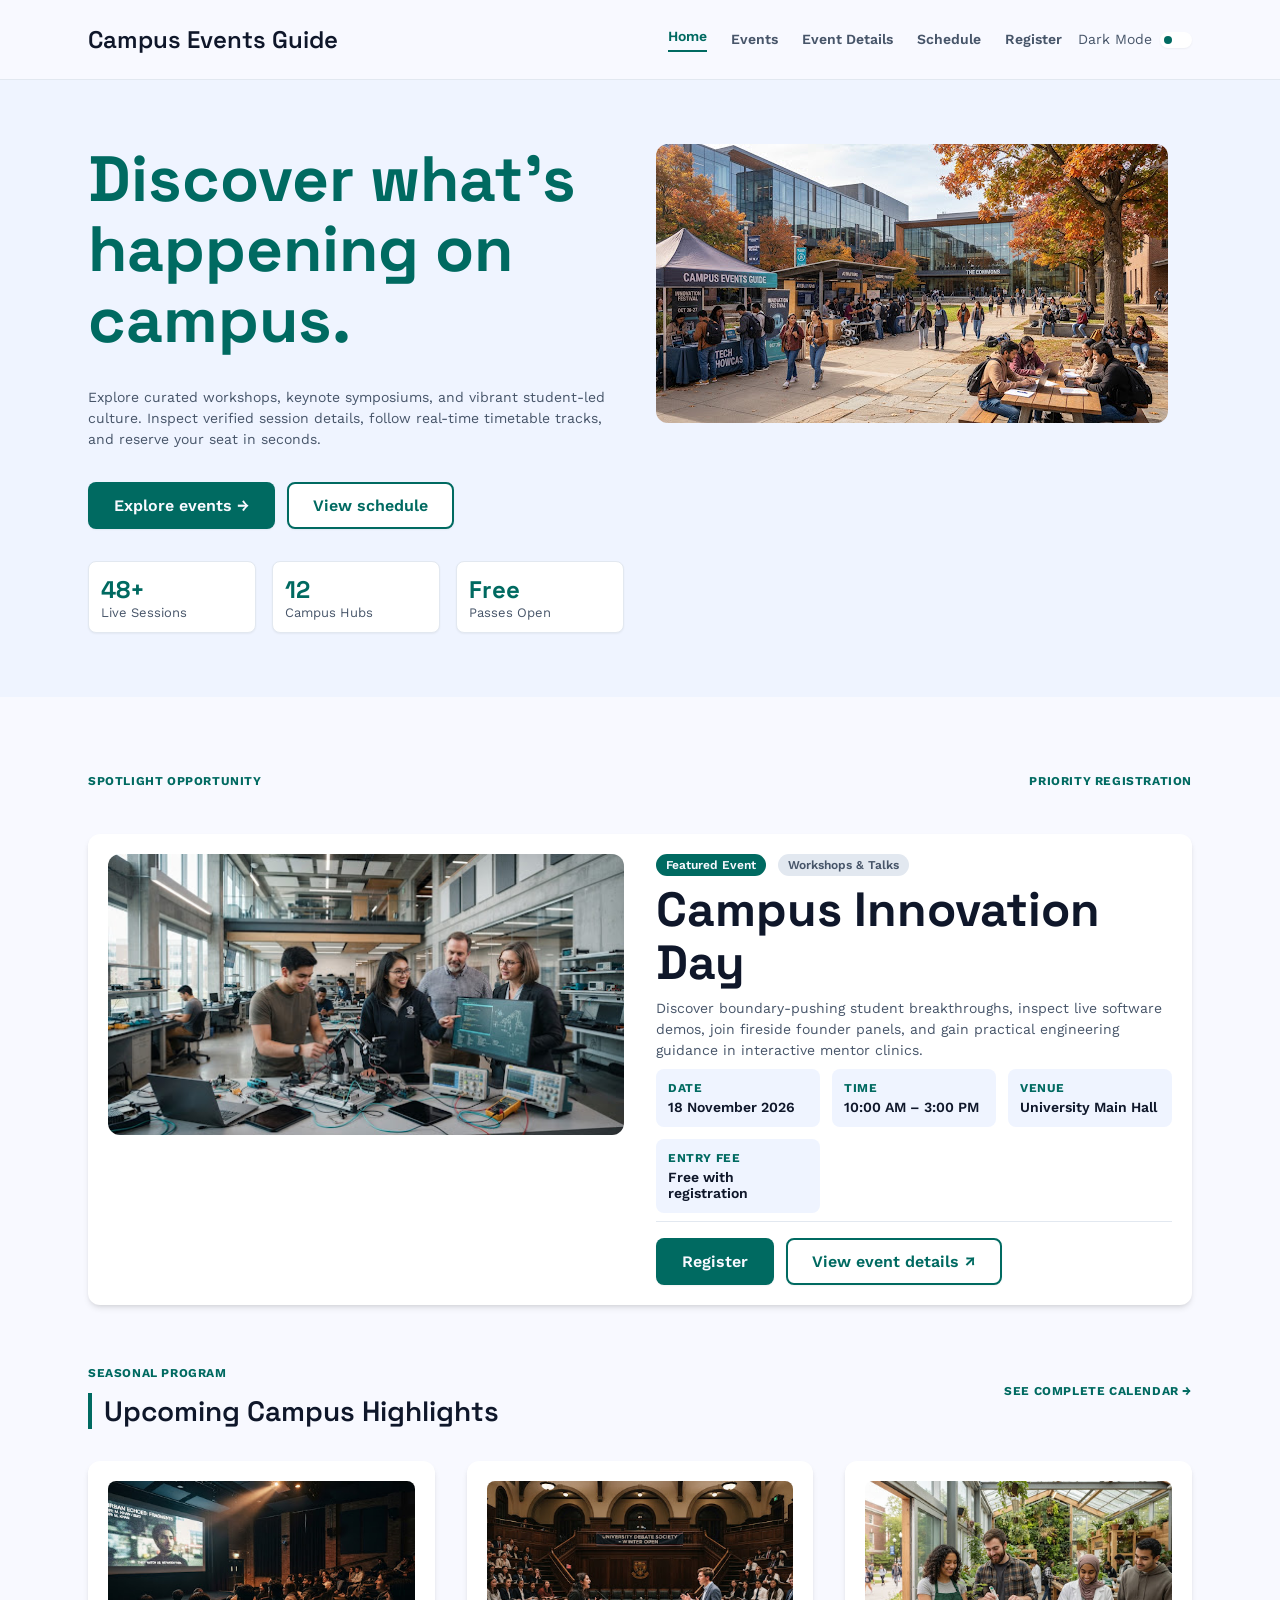
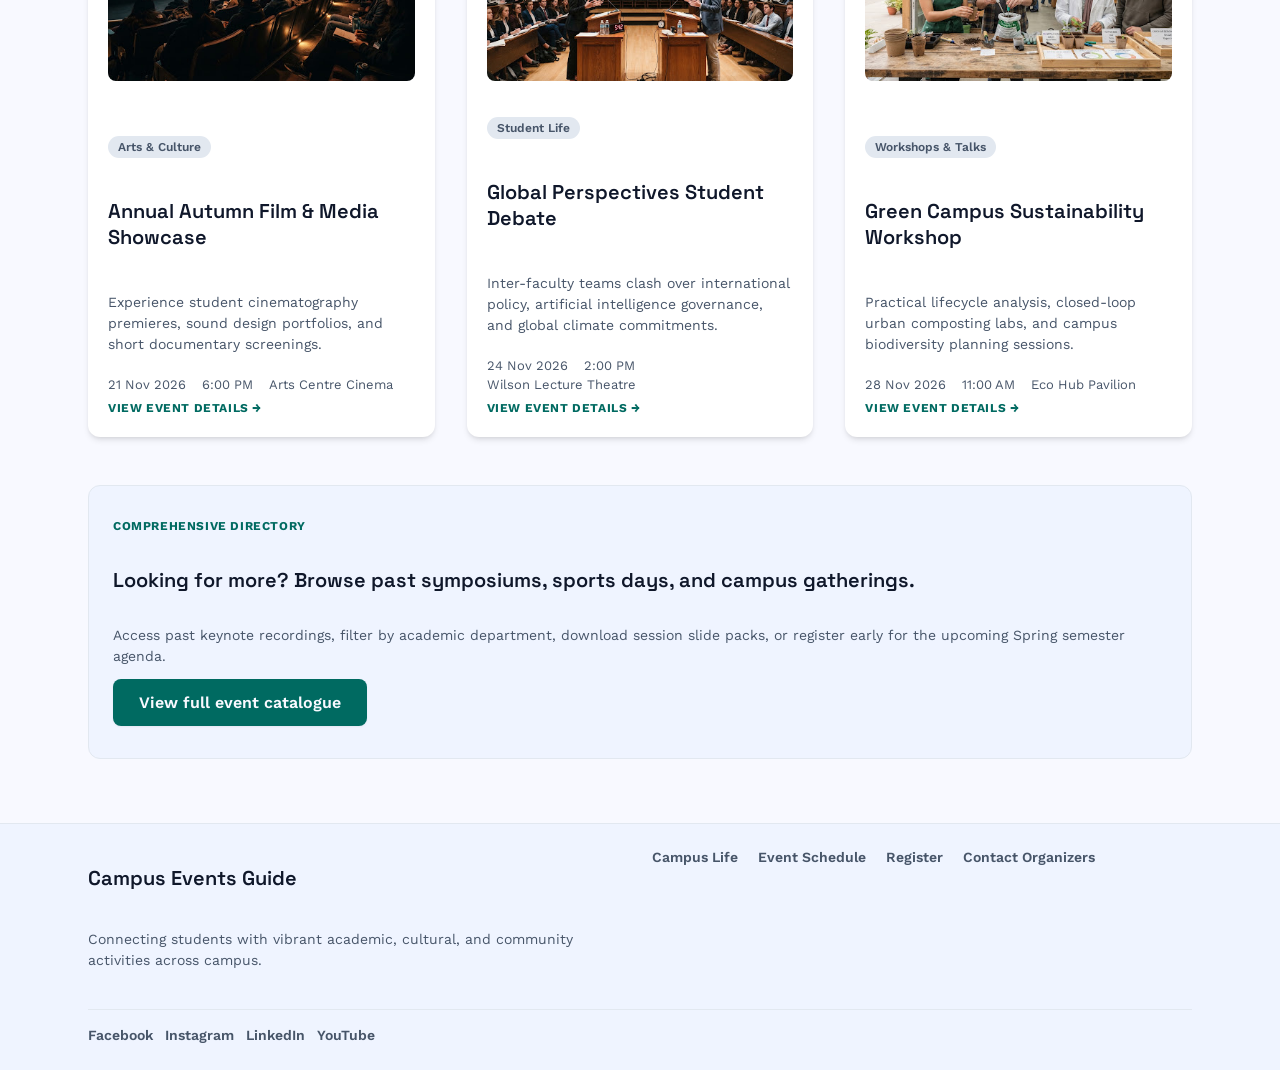
<file: index.html>
<!DOCTYPE html>
<html lang="en">
<head>
  <meta charset="UTF-8">
  <meta name="viewport" content="width=device-width, initial-scale=1.0">
  <title>Campus Events Guide | Home</title>
  <link rel="stylesheet" href="style.css">
  <link rel="preconnect" href="https://fonts.googleapis.com">
  <link rel="preconnect" href="https://fonts.gstatic.com" crossorigin>
  <link href="https://fonts.googleapis.com/css2?family=Space+Grotesk:wght@400;500;600;700&family=Work+Sans:wght@400;500;600;700&display=swap" rel="stylesheet">
</head>
<body>

  <header>
    <a class="title" href="index.html">Campus Events Guide</a>

    <nav aria-label="Main navigation">
      <a class="link active" href="index.html">Home</a>
      <a class="link" href="events.html">Events</a>
      <a class="link" href="event-details.html">Event Details</a>
      <a class="link" href="schedule.html">Schedule</a>
      <a class="link" href="registration.html">Register</a>
    </nav>

    <!-- CSS-only dark mode: style.css reacts to this checkbox with :has() -->
    <label class="subtext" for="dark-mode">Dark Mode <input type="checkbox" id="dark-mode"></label>
  </header>

  <main>

    <!-- Hero -->
    <section class="HeroSection">
      <div class="split split-even">
        <div class="section">
          <h1>Discover what’s happening on campus.</h1>
          <p class="subtext">
            Explore curated workshops, keynote symposiums, and vibrant student-led culture.
            Inspect verified session details, follow real-time timetable tracks, and reserve
            your seat in seconds.
          </p>
          <p class="row">
            <a href="events.html" class="button">Explore events →</a>
            <a href="schedule.html" class="button button-outline">View schedule</a>
          </p>

          <ul class="Stats">
            <li><strong>48+</strong> Live Sessions</li>
            <li><strong>12</strong> Campus Hubs</li>
            <li><strong>Free</strong> Passes Open</li>
          </ul>
        </div>

        <figure>
          <img src="assets/campus-hero.jpg" alt="Students gathering at event booths on a campus plaza in autumn" width="512" height="279">
        </figure>
      </div>
    </section>

    <div class="MainContentGrid">

      <!-- Spotlight / Featured event -->
      <section class="section">
        <div class="row space-between">
          <p id="spotlight-title" class="green-text">Spotlight Opportunity</p>
          <p class="green-text">Priority Registration</p>
        </div>

        <article class="article-card split split-even">
          <figure>
            <img src="assets/innovation-lab.jpg" alt="Students and a mentor working on robotics hardware in a lab" width="512" height="279">
          </figure>

          <div class="section">
            <p class="row">
              <span class="tag tag-green">Featured Event</span>
              <span class="tag">Workshops &amp; Talks</span>
            </p>
            <h2 class="page-title">Campus Innovation Day</h2>
            <p class="subtext">
              Discover boundary-pushing student breakthroughs, inspect live software demos,
              join fireside founder panels, and gain practical engineering guidance in
              interactive mentor clinics.
            </p>

            <dl class="info-grid">
              <div>
                <dt>Date</dt>
                <dd><time datetime="2026-11-18">18 November 2026</time></dd>
              </div>
              <div>
                <dt>Time</dt>
                <dd><time datetime="10:00">10:00 AM</time> – <time datetime="15:00">3:00 PM</time></dd>
              </div>
              <div>
                <dt>Venue</dt>
                <dd>University Main Hall</dd>
              </div>
              <div>
                <dt>Entry Fee</dt>
                <dd>Free with registration</dd>
              </div>
            </dl>

            <hr class="divider">

            <p class="row">
              <a class="button" href="registration.html">Register</a>
              <a class="button button-outline" href="event-details.html">View event details ↗</a>
            </p>
          </div>
        </article>
      </section>

      <!-- Upcoming highlights -->
      <section id="highlights" class="UpcomingSection" aria-labelledby="highlights-title">
        <div class="row space-between">
          <div>
            <p class="green-text">Seasonal Program</p>
            <h2 id="highlights-title" class="section-title">Upcoming Campus Highlights</h2>
          </div>
          <a class="green-text" href="schedule.html">See complete calendar →</a>
        </div>

        <div class="Cardgrid">
          <article class="article-card">
            <figure>
              <img src="assets/film-showcase.jpg" alt="Audience watching a film screening in a dark cinema" width="512" height="279">
            </figure>
            <div>
              <p class="tag">Arts &amp; Culture</p>
            <h3 class="title">Annual Autumn Film &amp; Media Showcase</h3>
            <p class="subtext">Experience student cinematography premieres, sound design portfolios, and short documentary screenings.</p>
            <ul class="meta">
              <li><time datetime="2026-11-21">21 Nov 2026</time></li>
              <li><time datetime="18:00">6:00 PM</time></li>
              <li>Arts Centre Cinema</li>
            </ul>
            <a class="green-text" href="event-details.html">View event details →</a>
            </div>
          </article>

          <article class="article-card">
            <figure>
              <img src="assets/student-debate.jpg" alt="Students debating in a wood-panelled lecture theatre" width="512" height="279">
            </figure>
            <div>
              <p class="tag">Student Life</p>
            <h3 class="title">Global Perspectives Student Debate</h3>
            <p class="subtext">Inter-faculty teams clash over international policy, artificial intelligence governance, and global climate commitments.</p>
            <ul class="meta">
              <li><time datetime="2026-11-24">24 Nov 2026</time></li>
              <li><time datetime="14:00">2:00 PM</time></li>
              <li>Wilson Lecture Theatre</li>
            </ul>
            <a class="green-text" href="event-details.html">View event details →</a>
            </div>
          </article>

          <article class="article-card">
            <figure>
              <img src="assets/sustainability-workshop.jpg" alt="Students potting plants at a greenhouse workshop" width="512" height="279">
            </figure>
            <div>
              <p class="tag">Workshops &amp; Talks</p>
            <h3 class="title">Green Campus Sustainability Workshop</h3>
            <p class="subtext">Practical lifecycle analysis, closed-loop urban composting labs, and campus biodiversity planning sessions.</p>
            <ul class="meta">
              <li><time datetime="2026-11-28">28 Nov 2026</time></li>
              <li><time datetime="11:00">11:00 AM</time></li>
              <li>Eco Hub Pavilion</li>
            </ul>
            <a class="green-text" href="event-details.html">View event details →</a>
            </div>
          </article>
        </div>
      </section>

      <!-- Directory call to action -->
      <section class="tint row space-between" aria-labelledby="directory-title">
        <div class="section">
          <p class="green-text">Comprehensive Directory</p>
          <h2 id="directory-title" class="title">Looking for more? Browse past symposiums, sports days, and campus gatherings.</h2>
          <p class="subtext">
            Access past keynote recordings, filter by academic department, download session
            slide packs, or register early for the upcoming Spring semester agenda.
          </p>
        </div>
        <a class="button" href="events.html">View full event catalogue</a>
      </section>

    </div>
  </main>

  <footer>
    <div class="HorizontalBorder">
      <div class="leftCard">
        <h2 class="title">Campus Events Guide</h2>
        <p class="subtext">Connecting students with vibrant academic, cultural, and community activities across campus.</p>
      </div>

      <div class="rightCard">
        <a class="link" href="events.html">Campus Life</a>
        <a class="link" href="schedule.html">Event Schedule</a>
        <a class="link" href="registration.html">Register</a>
        <a class="link" href="mailto:events@university.edu">Contact Organizers</a>
      </div>
    </div>

    <nav class="row" aria-label="Social media">
      <a class="link" href="https://www.facebook.com" target="_blank" rel="noopener">Facebook</a>
      <a class="link" href="https://www.instagram.com" target="_blank" rel="noopener">Instagram</a>
      <a class="link" href="https://www.linkedin.com" target="_blank" rel="noopener">LinkedIn</a>
      <a class="link" href="https://www.youtube.com" target="_blank" rel="noopener">YouTube</a>
    </nav>
  </footer>

</body>
</html>
</file>
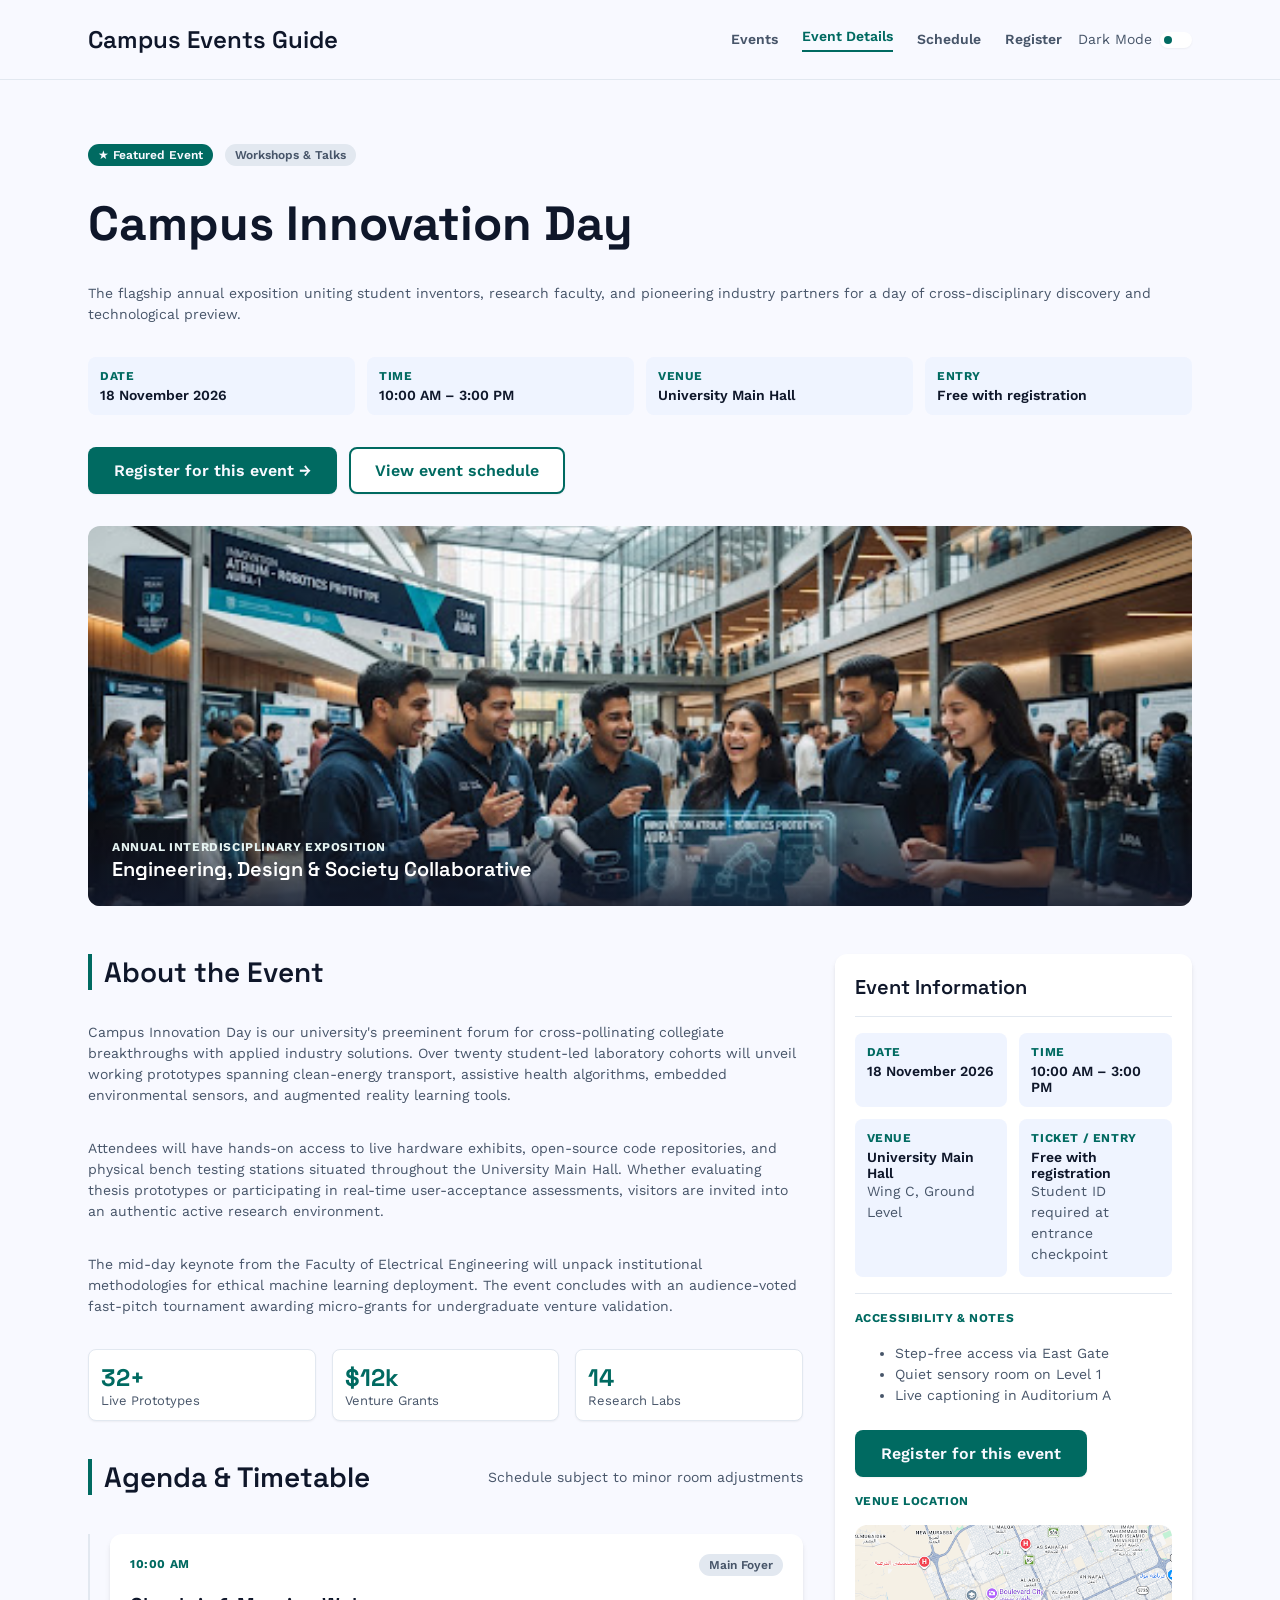
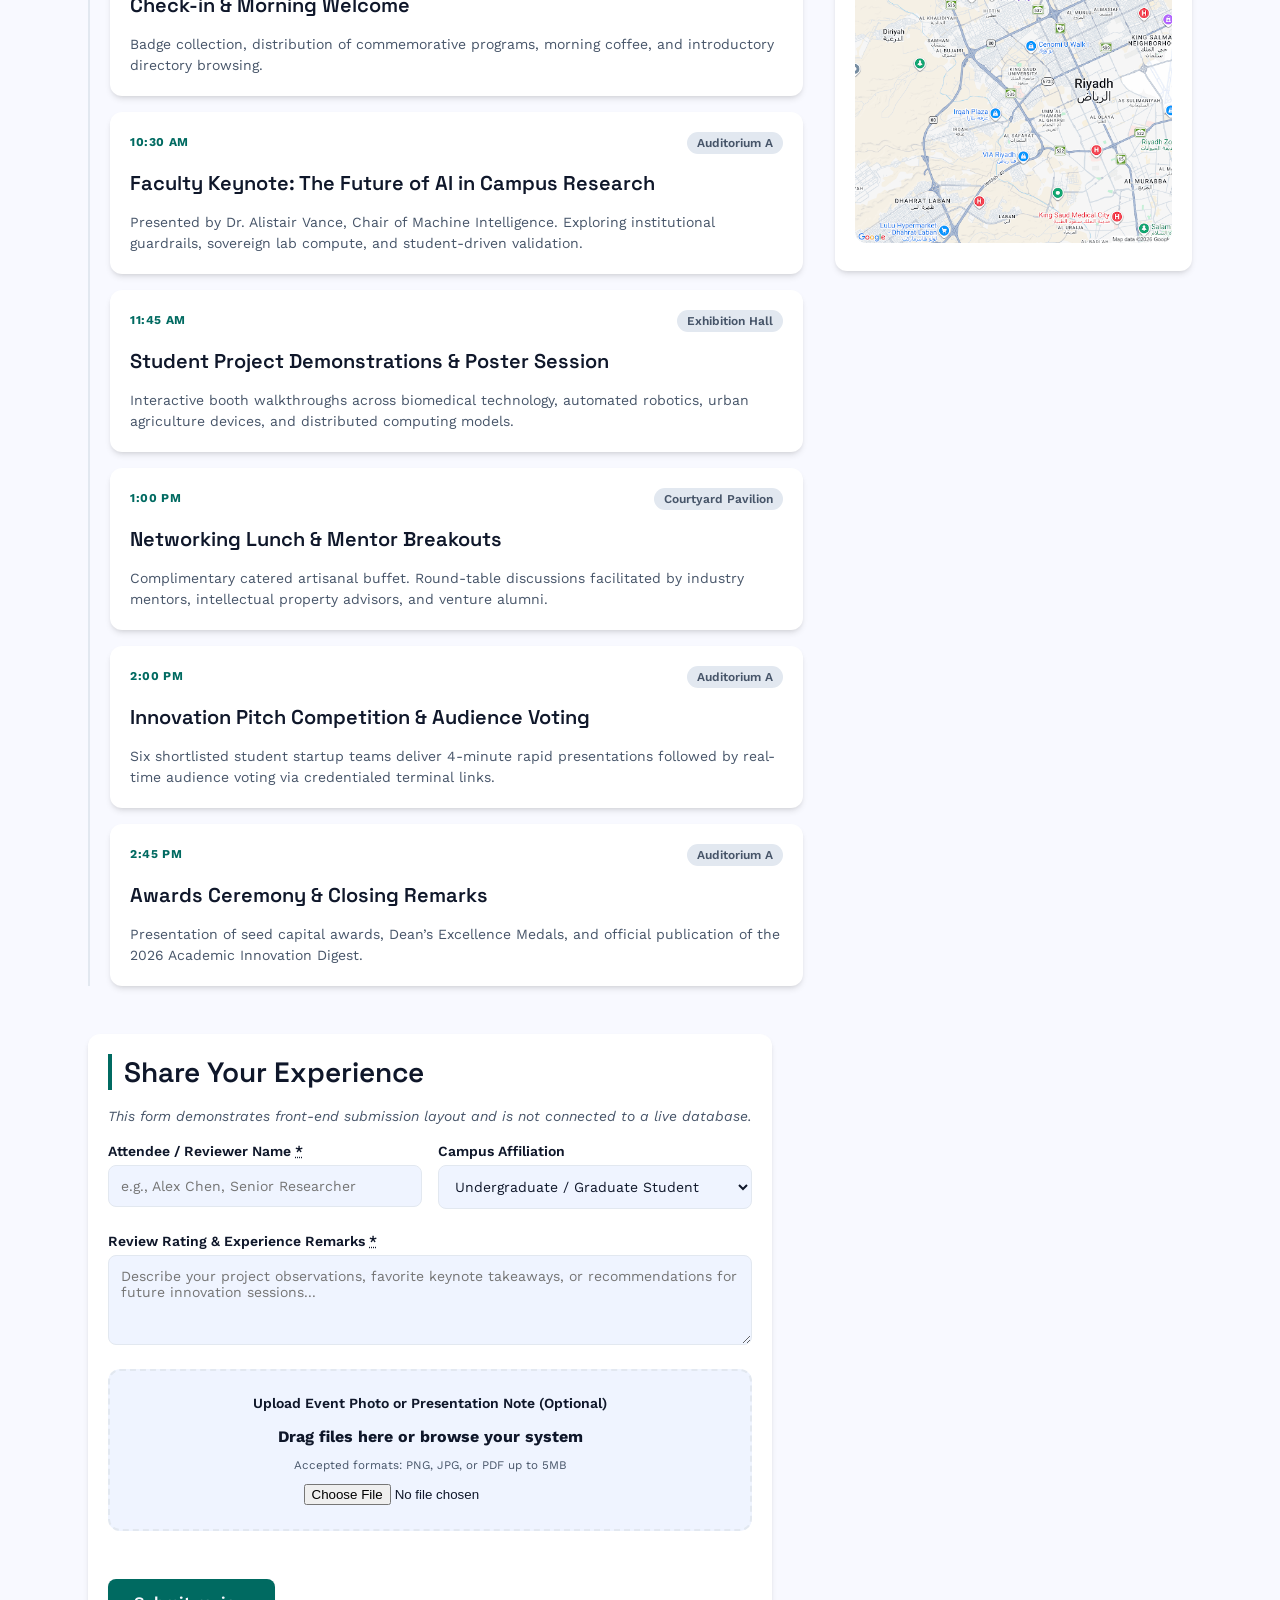
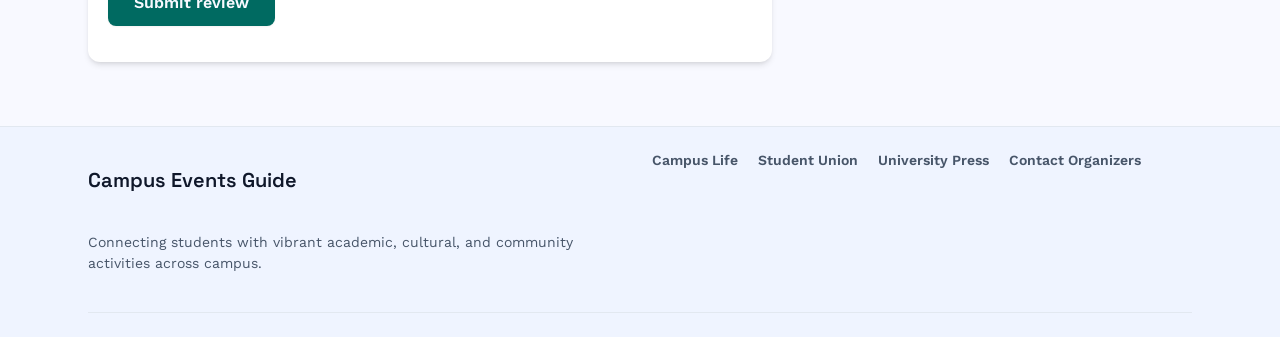
<file: event-detail.html>
<!DOCTYPE html>
<html lang="en">
<head>
  <meta charset="UTF-8">
  <meta name="viewport" content="width=device-width, initial-scale=1.0">
  <title>Campus Innovation Day | Campus Events Guide</title>
  <link rel="stylesheet" href="style.css">
  <link rel="preconnect" href="https://fonts.googleapis.com">
  <link rel="preconnect" href="https://fonts.gstatic.com" crossorigin>
  <link href="https://fonts.googleapis.com/css2?family=Space+Grotesk:wght@400;500;600;700&family=Work+Sans:wght@400;500;600;700&display=swap" rel="stylesheet">
</head>
<body>

  <header>
    <a class="title" href="index.html">Campus Events Guide</a>

    <nav>
      <a class="link" href="events.html">Events</a>
      <a class="link active" href="event-detail.html">Event Details</a>
      <a class="link" href="schedule.html">Schedule</a>
      <a class="link" href="registration.html">Register</a>
    </nav>

    <label class="subtext">Dark Mode <input type="checkbox"></label>
  </header>

  <main class="MainContentGrid">

    <!-- Event intro -->
    <section class="section" aria-labelledby="event-title">
      <p class="row">
        <span class="tag tag-green">★ Featured Event</span>
        <span class="tag">Workshops &amp; Talks</span>
      </p>
      <h1 id="event-title" class="page-title">Campus Innovation Day</h1>
      <p class="subtext">
        The flagship annual exposition uniting student inventors, research faculty, and
        pioneering industry partners for a day of cross-disciplinary discovery and
        technological preview.
      </p>

      <dl class="info-grid">
        <div>
          <dt>Date</dt>
          <dd><time datetime="2026-11-18">18 November 2026</time></dd>
        </div>
        <div>
          <dt>Time</dt>
          <dd><time datetime="10:00">10:00 AM</time> – <time datetime="15:00">3:00 PM</time></dd>
        </div>
        <div>
          <dt>Venue</dt>
          <dd>University Main Hall</dd>
        </div>
        <div>
          <dt>Entry</dt>
          <dd>Free with registration</dd>
        </div>
      </dl>

      <p class="row">
        <a class="button" href="registration.html">Register for this event →</a>
        <a class="button button-outline" href="#agenda">View event schedule</a>
      </p>

      <figure class="banner">
        <img src="images/innovation-day-banner.jpg" alt="Students in matching jackets talking in a busy innovation atrium beside a robotics prototype" width="512" height="279">
        <figcaption>
          <p class="green-text">Annual Interdisciplinary Exposition</p>
          <p class="title">Engineering, Design &amp; Society Collaborative</p>
        </figcaption>
      </figure>
    </section>

    <div class="split">

      <div class="section">
        <!-- About -->
        <section class="section" aria-labelledby="about-title">
          <h2 id="about-title" class="section-title">About the Event</h2>
          <p class="subtext">
            Campus Innovation Day is our university's preeminent forum for cross-pollinating
            collegiate breakthroughs with applied industry solutions. Over twenty student-led
            laboratory cohorts will unveil working prototypes spanning clean-energy transport,
            assistive health algorithms, embedded environmental sensors, and augmented reality
            learning tools.
          </p>
          <p class="subtext">
            Attendees will have hands-on access to live hardware exhibits, open-source code
            repositories, and physical bench testing stations situated throughout the
            University Main Hall. Whether evaluating thesis prototypes or participating in
            real-time user-acceptance assessments, visitors are invited into an authentic
            active research environment.
          </p>
          <p class="subtext">
            The mid-day keynote from the Faculty of Electrical Engineering will unpack
            institutional methodologies for ethical machine learning deployment. The event
            concludes with an audience-voted fast-pitch tournament awarding micro-grants for
            undergraduate venture validation.
          </p>

          <ul class="Stats" aria-label="Event statistics">
            <li><strong>32+</strong> Live Prototypes</li>
            <li><strong>$12k</strong> Venture Grants</li>
            <li><strong>14</strong> Research Labs</li>
          </ul>
        </section>

        <!-- Agenda -->
        <section id="agenda" class="section" aria-labelledby="agenda-title">
          <div class="row space-between">
            <h2 id="agenda-title" class="section-title">Agenda &amp; Timetable</h2>
            <p class="subtext">Schedule subject to minor room adjustments</p>
          </div>

          <ol class="timeline">
            <li>
              <article class="article-card">
                <p class="row space-between">
                  <time class="green-text" datetime="10:00">10:00 AM</time>
                  <span class="tag">Main Foyer</span>
                </p>
                <h3 class="title">Check-in &amp; Morning Welcome</h3>
                <p class="subtext">Badge collection, distribution of commemorative programs, morning coffee, and introductory directory browsing.</p>
              </article>
            </li>
            <li>
              <article class="article-card">
                <p class="row space-between">
                  <time class="green-text" datetime="10:30">10:30 AM</time>
                  <span class="tag">Auditorium A</span>
                </p>
                <h3 class="title">Faculty Keynote: The Future of AI in Campus Research</h3>
                <p class="subtext">Presented by Dr. Alistair Vance, Chair of Machine Intelligence. Exploring institutional guardrails, sovereign lab compute, and student-driven validation.</p>
              </article>
            </li>
            <li>
              <article class="article-card">
                <p class="row space-between">
                  <time class="green-text" datetime="11:45">11:45 AM</time>
                  <span class="tag">Exhibition Hall</span>
                </p>
                <h3 class="title">Student Project Demonstrations &amp; Poster Session</h3>
                <p class="subtext">Interactive booth walkthroughs across biomedical technology, automated robotics, urban agriculture devices, and distributed computing models.</p>
              </article>
            </li>
            <li>
              <article class="article-card">
                <p class="row space-between">
                  <time class="green-text" datetime="13:00">1:00 PM</time>
                  <span class="tag">Courtyard Pavilion</span>
                </p>
                <h3 class="title">Networking Lunch &amp; Mentor Breakouts</h3>
                <p class="subtext">Complimentary catered artisanal buffet. Round-table discussions facilitated by industry mentors, intellectual property advisors, and venture alumni.</p>
              </article>
            </li>
            <li>
              <article class="article-card">
                <p class="row space-between">
                  <time class="green-text" datetime="14:00">2:00 PM</time>
                  <span class="tag">Auditorium A</span>
                </p>
                <h3 class="title">Innovation Pitch Competition &amp; Audience Voting</h3>
                <p class="subtext">Six shortlisted student startup teams deliver 4-minute rapid presentations followed by real-time audience voting via credentialed terminal links.</p>
              </article>
            </li>
            <li>
              <article class="article-card">
                <p class="row space-between">
                  <time class="green-text" datetime="14:45">2:45 PM</time>
                  <span class="tag">Auditorium A</span>
                </p>
                <h3 class="title">Awards Ceremony &amp; Closing Remarks</h3>
                <p class="subtext">Presentation of seed capital awards, Dean’s Excellence Medals, and official publication of the 2026 Academic Innovation Digest.</p>
              </article>
            </li>
          </ol>
        </section>
      </div>

      <!-- Sidebar: event information -->
      <aside class="article-card" aria-labelledby="info-title">
        <h2 id="info-title" class="title">Event Information</h2>
        <hr class="divider">

        <dl class="info-grid">
          <div>
            <dt>Date</dt>
            <dd><time datetime="2026-11-18">18 November 2026</time></dd>
          </div>
          <div>
            <dt>Time</dt>
            <dd><time datetime="10:00">10:00 AM</time> – <time datetime="15:00">3:00 PM</time></dd>
          </div>
          <div>
            <dt>Venue</dt>
            <dd>
              University Main Hall<br>
              <span class="subtext">Wing C, Ground Level</span>
            </dd>
          </div>
          <div>
            <dt>Ticket / Entry</dt>
            <dd>
              Free with registration<br>
              <span class="subtext">Student ID required at entrance checkpoint</span>
            </dd>
          </div>
        </dl>

        <hr class="divider">

        <h3 class="green-text">Accessibility &amp; Notes</h3>
        <ul class="subtext">
          <li>Step-free access via East Gate</li>
          <li>Quiet sensory room on Level 1</li>
          <li>Live captioning in Auditorium A</li>
        </ul>

        <a class="button" href="registration.html">Register for this event</a>

        <h3 class="green-text">Venue Location</h3>
        <img src="images/venue-map.png" alt="Map showing the location of University Main Hall" width="300" height="300">
      </aside>
    </div>

    <!-- Review form -->
    <section class="article-card" aria-labelledby="review-title">
      <h2 id="review-title" class="section-title">Share Your Experience</h2>
      <p class="subtext"><em>This form demonstrates front-end submission layout and is not connected to a live database.</em></p>

      <form class="form" action="#" method="post" enctype="multipart/form-data">
        <div class="form-grid">
          <p class="field">
            <label for="reviewer-name">Attendee / Reviewer Name <abbr title="required">*</abbr></label>
            <input class="input" type="text" id="reviewer-name" name="reviewer-name" placeholder="e.g., Alex Chen, Senior Researcher" required>
          </p>

          <p class="field">
            <label for="affiliation">Campus Affiliation</label>
            <select class="input" id="affiliation" name="affiliation">
              <option value="student" selected>Undergraduate / Graduate Student</option>
              <option value="faculty">Faculty / Research Staff</option>
              <option value="alumni">Alumni</option>
              <option value="industry">Industry Partner</option>
              <option value="visitor">Visitor</option>
            </select>
          </p>
        </div>

        <p class="field">
          <label for="remarks">Review Rating &amp; Experience Remarks <abbr title="required">*</abbr></label>
          <textarea class="input" id="remarks" name="remarks" rows="4" placeholder="Describe your project observations, favorite keynote takeaways, or recommendations for future innovation sessions..." required></textarea>
        </p>

        <fieldset class="fieldset upload">
          <legend class="field">Upload Event Photo or Presentation Note (Optional)</legend>
          <p><strong>Drag files here or browse your system</strong></p>
          <p class="subtext"><small>Accepted formats: PNG, JPG, or PDF up to 5MB</small></p>
          <input type="file" id="review-file" name="review-file" accept=".png,.jpg,.jpeg,.pdf" aria-label="Choose file">
        </fieldset>

        <p class="row">
          <button class="button" type="submit">Submit review</button>
        </p>
      </form>
    </section>

  </main>

  <footer>
    <div class="HorizontalBorder">
      <div class="leftCard">
        <h2 class="title">Campus Events Guide</h2>
        <p class="subtext">Connecting students with vibrant academic, cultural, and community activities across campus.</p>
      </div>

      <div class="rightCard">
        <a class="link" href="#">Campus Life</a>
        <a class="link" href="#">Student Union</a>
        <a class="link" href="#">University Press</a>
        <a class="link" href="#">Contact Organizers</a>
      </div>
    </div>
  </footer>

</body>
</html>
</file>
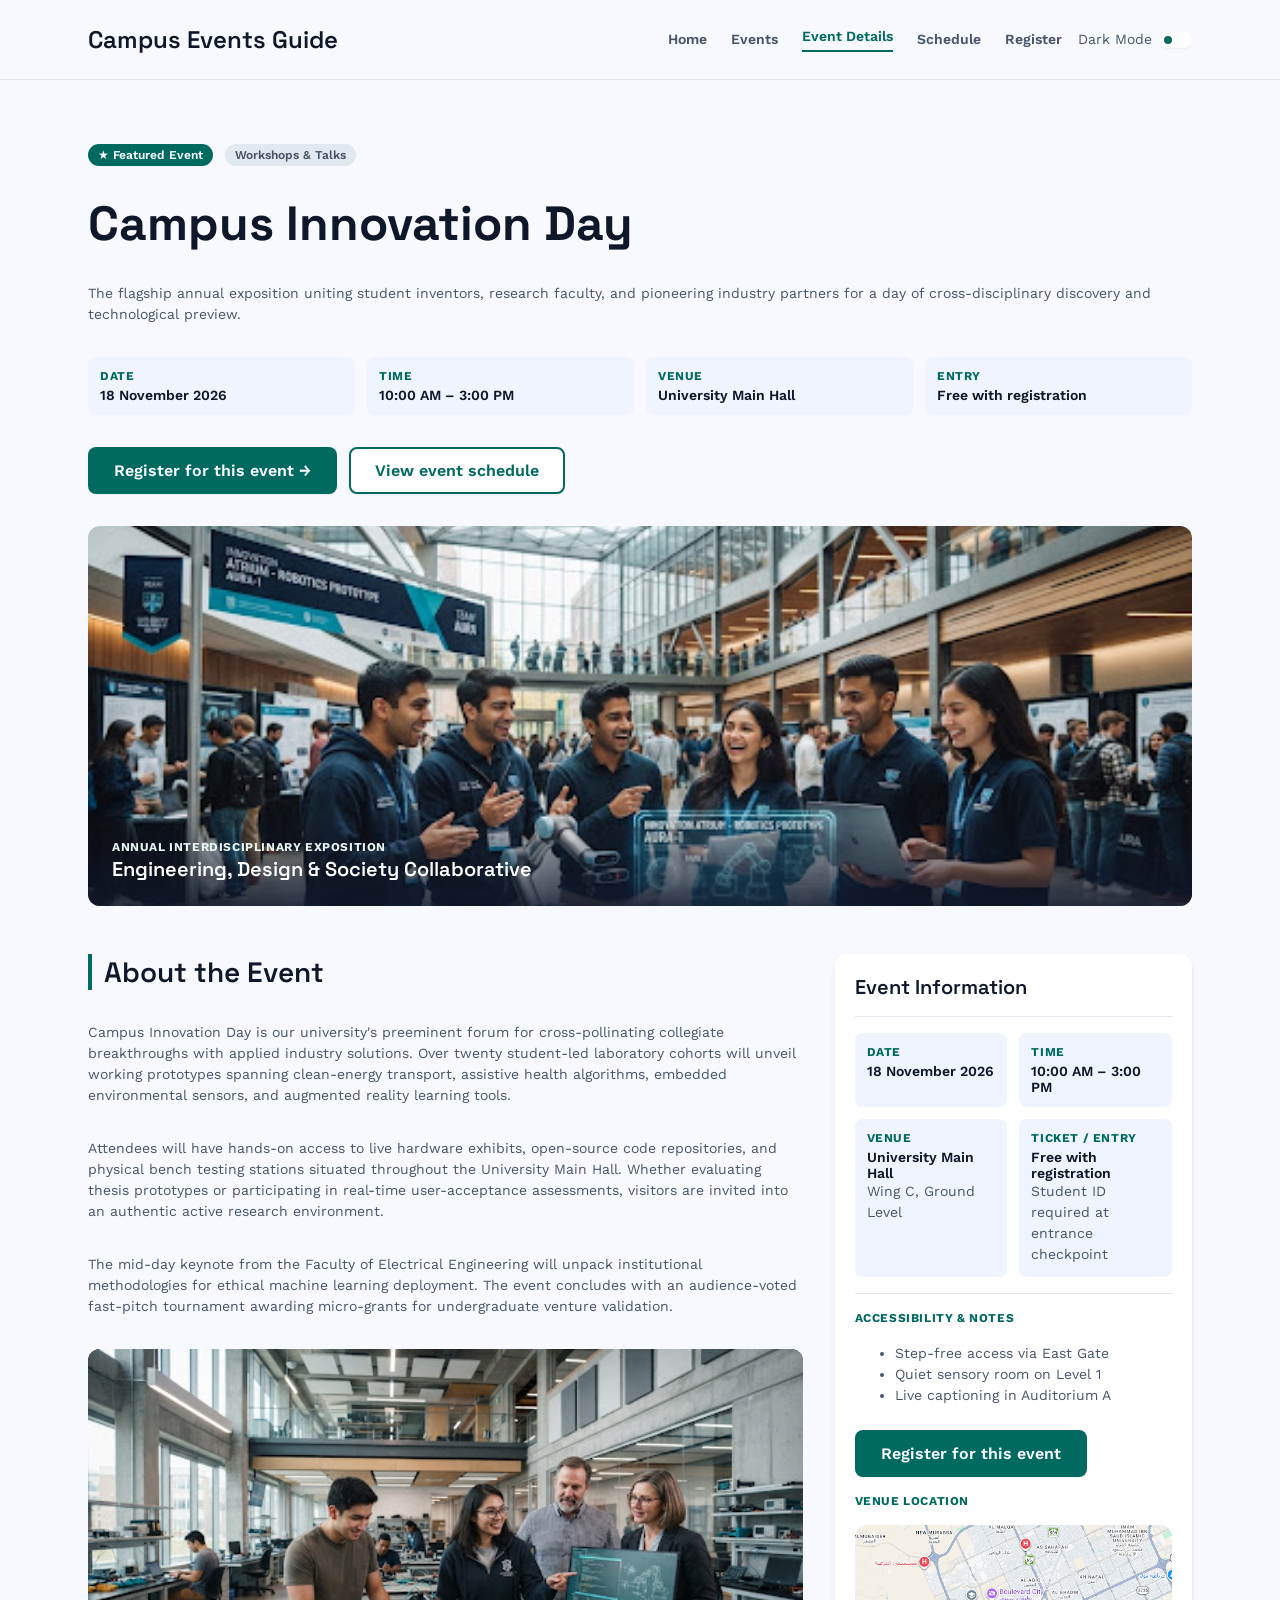
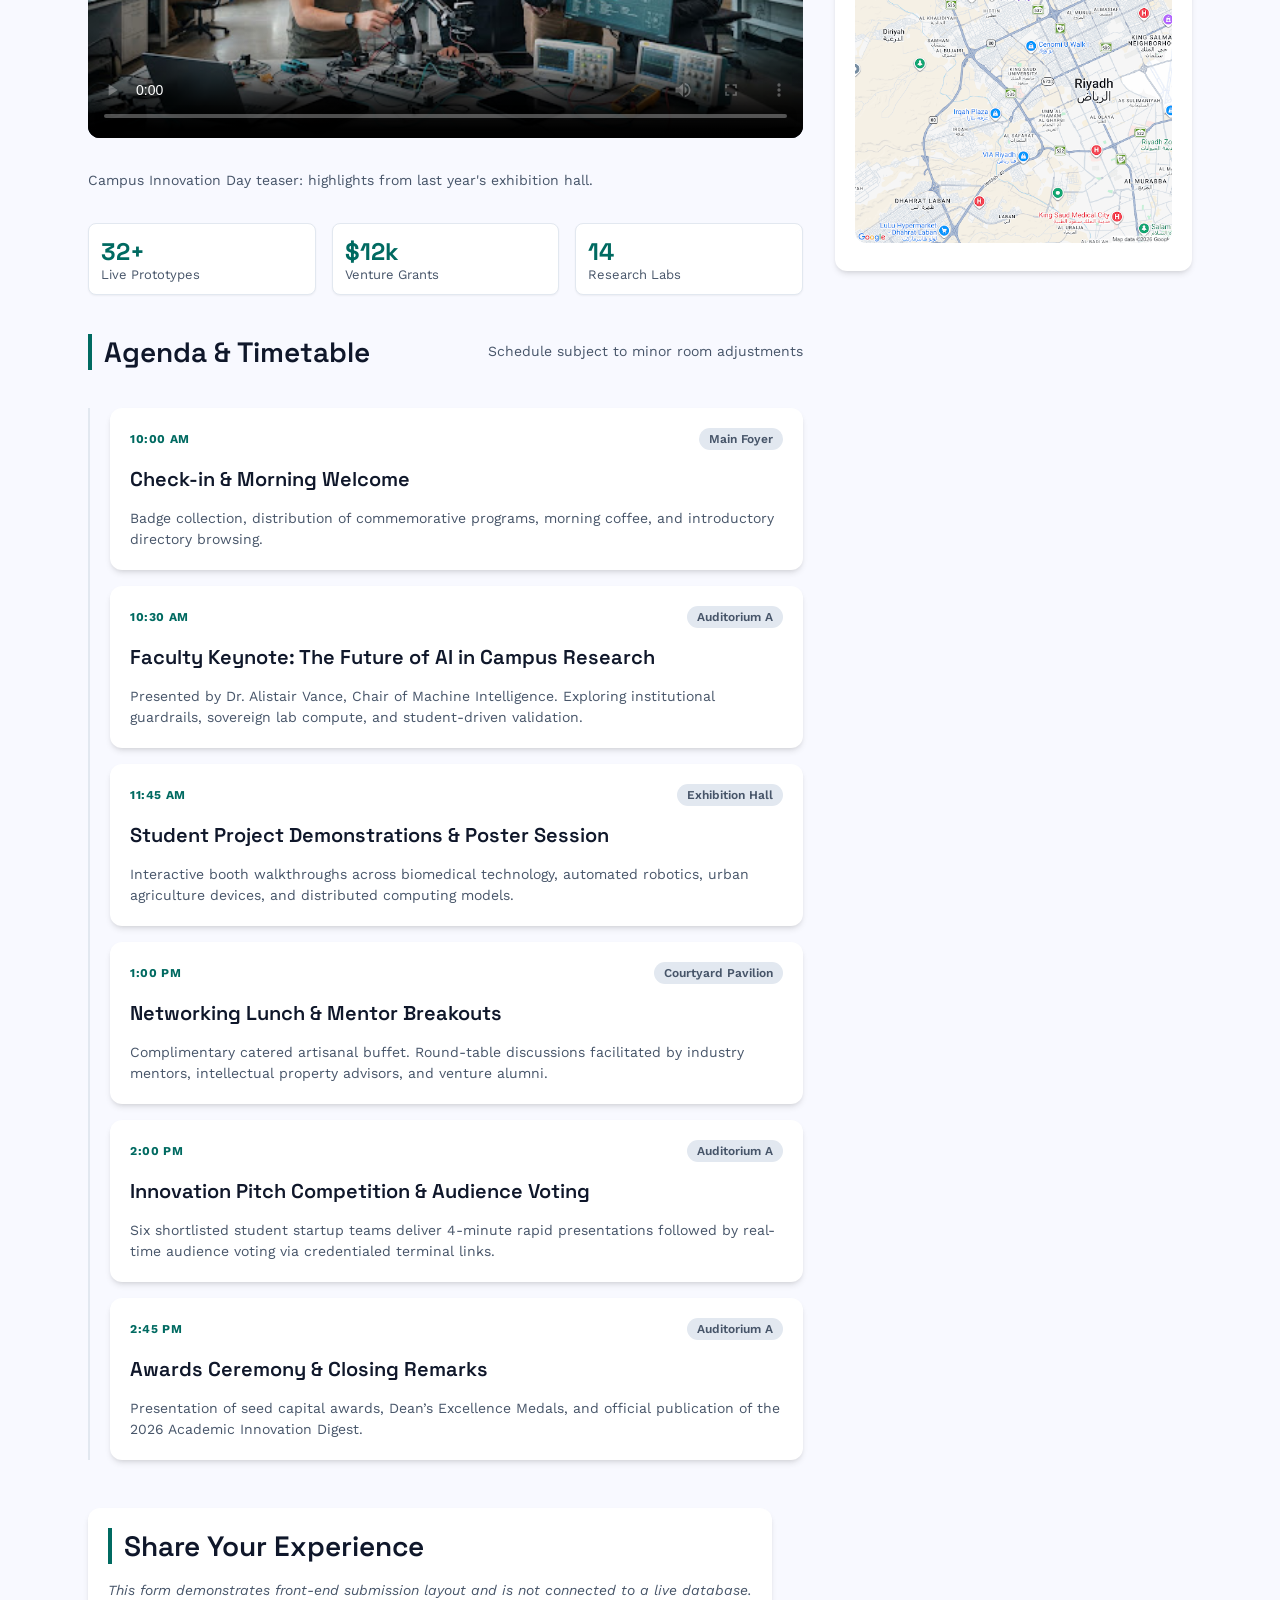
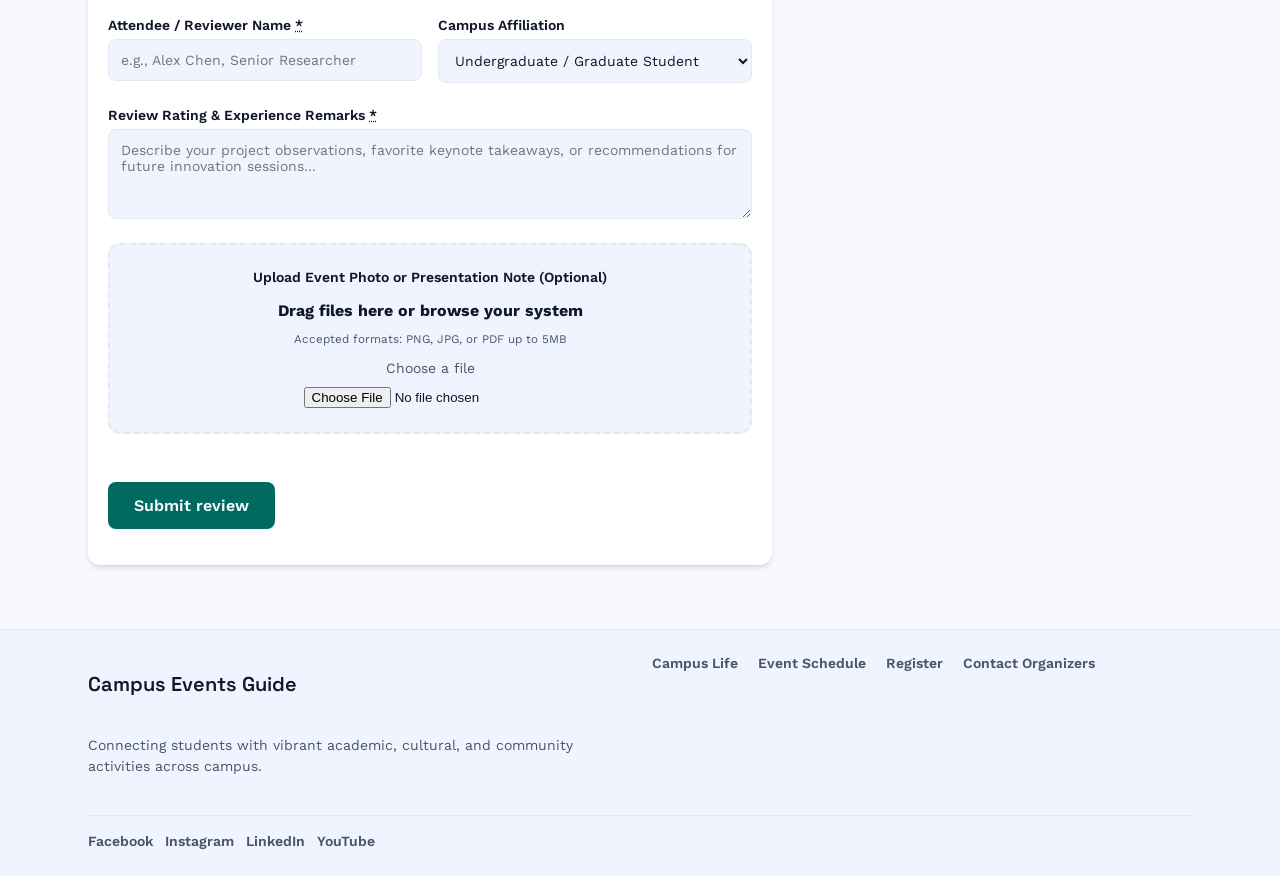
<file: event-details.html>
<!DOCTYPE html>
<html lang="en">
<head>
  <meta charset="UTF-8">
  <meta name="viewport" content="width=device-width, initial-scale=1.0">
  <title>Campus Innovation Day | Campus Events Guide</title>
  <link rel="stylesheet" href="style.css">
  <link rel="preconnect" href="https://fonts.googleapis.com">
  <link rel="preconnect" href="https://fonts.gstatic.com" crossorigin>
  <link href="https://fonts.googleapis.com/css2?family=Space+Grotesk:wght@400;500;600;700&family=Work+Sans:wght@400;500;600;700&display=swap" rel="stylesheet">
</head>
<body>

  <header>
    <a class="title" href="index.html">Campus Events Guide</a>

    <nav aria-label="Main navigation">
      <a class="link" href="index.html">Home</a>
      <a class="link" href="events.html">Events</a>
      <a class="link active" href="event-details.html">Event Details</a>
      <a class="link" href="schedule.html">Schedule</a>
      <a class="link" href="registration.html">Register</a>
    </nav>

    <!-- CSS-only dark mode: style.css reacts to this checkbox with :has() -->
    <label class="subtext" for="dark-mode">Dark Mode <input type="checkbox" id="dark-mode"></label>
  </header>

  <main class="MainContentGrid">

    <!-- Event intro -->
    <section class="section" aria-labelledby="event-title">
      <p class="row">
        <span class="tag tag-green">★ Featured Event</span>
        <span class="tag">Workshops &amp; Talks</span>
      </p>
      <h1 id="event-title" class="page-title">Campus Innovation Day</h1>
      <p class="subtext">
        The flagship annual exposition uniting student inventors, research faculty, and
        pioneering industry partners for a day of cross-disciplinary discovery and
        technological preview.
      </p>

      <dl class="info-grid">
        <div>
          <dt>Date</dt>
          <dd><time datetime="2026-11-18">18 November 2026</time></dd>
        </div>
        <div>
          <dt>Time</dt>
          <dd><time datetime="10:00">10:00 AM</time> – <time datetime="15:00">3:00 PM</time></dd>
        </div>
        <div>
          <dt>Venue</dt>
          <dd>University Main Hall</dd>
        </div>
        <div>
          <dt>Entry</dt>
          <dd>Free with registration</dd>
        </div>
      </dl>

      <p class="row">
        <a class="button" href="registration.html">Register for this event →</a>
        <a class="button button-outline" href="#agenda">View event schedule</a>
      </p>

      <figure class="banner">
        <img src="assets/innovation-day-banner.jpg" alt="Students in matching jackets talking in a busy innovation atrium beside a robotics prototype" width="512" height="279">
        <figcaption>
          <p class="green-text">Annual Interdisciplinary Exposition</p>
          <p class="title">Engineering, Design &amp; Society Collaborative</p>
        </figcaption>
      </figure>
    </section>

    <div class="split">

      <div class="section">
        <!-- About -->
        <section class="section" aria-labelledby="about-title">
          <h2 id="about-title" class="section-title">About the Event</h2>
          <p class="subtext">
            Campus Innovation Day is our university's preeminent forum for cross-pollinating
            collegiate breakthroughs with applied industry solutions. Over twenty student-led
            laboratory cohorts will unveil working prototypes spanning clean-energy transport,
            assistive health algorithms, embedded environmental sensors, and augmented reality
            learning tools.
          </p>
          <p class="subtext">
            Attendees will have hands-on access to live hardware exhibits, open-source code
            repositories, and physical bench testing stations situated throughout the
            University Main Hall. Whether evaluating thesis prototypes or participating in
            real-time user-acceptance assessments, visitors are invited into an authentic
            active research environment.
          </p>
          <p class="subtext">
            The mid-day keynote from the Faculty of Electrical Engineering will unpack
            institutional methodologies for ethical machine learning deployment. The event
            concludes with an audience-voted fast-pitch tournament awarding micro-grants for
            undergraduate venture validation.
          </p>

          <figure class="section">
            <video class="media" controls preload="metadata" poster="assets/innovation-lab.jpg" width="854" height="480">
              <source src="assets/innovation-day-teaser.mp4" type="video/mp4">
              Your browser does not support the video element.
            </video>
            <figcaption class="subtext">Campus Innovation Day teaser: highlights from last year's exhibition hall.</figcaption>
          </figure>

          <ul class="Stats" aria-label="Event statistics">
            <li><strong>32+</strong> Live Prototypes</li>
            <li><strong>$12k</strong> Venture Grants</li>
            <li><strong>14</strong> Research Labs</li>
          </ul>
        </section>

        <!-- Agenda -->
        <section id="agenda" class="section" aria-labelledby="agenda-title">
          <div class="row space-between">
            <h2 id="agenda-title" class="section-title">Agenda &amp; Timetable</h2>
            <p class="subtext">Schedule subject to minor room adjustments</p>
          </div>

          <ol class="timeline">
            <li>
              <article class="article-card">
                <p class="row space-between">
                  <time class="green-text" datetime="10:00">10:00 AM</time>
                  <span class="tag">Main Foyer</span>
                </p>
                <h3 class="title">Check-in &amp; Morning Welcome</h3>
                <p class="subtext">Badge collection, distribution of commemorative programs, morning coffee, and introductory directory browsing.</p>
              </article>
            </li>
            <li>
              <article class="article-card">
                <p class="row space-between">
                  <time class="green-text" datetime="10:30">10:30 AM</time>
                  <span class="tag">Auditorium A</span>
                </p>
                <h3 class="title">Faculty Keynote: The Future of AI in Campus Research</h3>
                <p class="subtext">Presented by Dr. Alistair Vance, Chair of Machine Intelligence. Exploring institutional guardrails, sovereign lab compute, and student-driven validation.</p>
              </article>
            </li>
            <li>
              <article class="article-card">
                <p class="row space-between">
                  <time class="green-text" datetime="11:45">11:45 AM</time>
                  <span class="tag">Exhibition Hall</span>
                </p>
                <h3 class="title">Student Project Demonstrations &amp; Poster Session</h3>
                <p class="subtext">Interactive booth walkthroughs across biomedical technology, automated robotics, urban agriculture devices, and distributed computing models.</p>
              </article>
            </li>
            <li>
              <article class="article-card">
                <p class="row space-between">
                  <time class="green-text" datetime="13:00">1:00 PM</time>
                  <span class="tag">Courtyard Pavilion</span>
                </p>
                <h3 class="title">Networking Lunch &amp; Mentor Breakouts</h3>
                <p class="subtext">Complimentary catered artisanal buffet. Round-table discussions facilitated by industry mentors, intellectual property advisors, and venture alumni.</p>
              </article>
            </li>
            <li>
              <article class="article-card">
                <p class="row space-between">
                  <time class="green-text" datetime="14:00">2:00 PM</time>
                  <span class="tag">Auditorium A</span>
                </p>
                <h3 class="title">Innovation Pitch Competition &amp; Audience Voting</h3>
                <p class="subtext">Six shortlisted student startup teams deliver 4-minute rapid presentations followed by real-time audience voting via credentialed terminal links.</p>
              </article>
            </li>
            <li>
              <article class="article-card">
                <p class="row space-between">
                  <time class="green-text" datetime="14:45">2:45 PM</time>
                  <span class="tag">Auditorium A</span>
                </p>
                <h3 class="title">Awards Ceremony &amp; Closing Remarks</h3>
                <p class="subtext">Presentation of seed capital awards, Dean’s Excellence Medals, and official publication of the 2026 Academic Innovation Digest.</p>
              </article>
            </li>
          </ol>
        </section>
      </div>

      <!-- Sidebar: event information -->
      <aside class="article-card" aria-labelledby="info-title">
        <h2 id="info-title" class="title">Event Information</h2>
        <hr class="divider">

        <dl class="info-grid">
          <div>
            <dt>Date</dt>
            <dd><time datetime="2026-11-18">18 November 2026</time></dd>
          </div>
          <div>
            <dt>Time</dt>
            <dd><time datetime="10:00">10:00 AM</time> – <time datetime="15:00">3:00 PM</time></dd>
          </div>
          <div>
            <dt>Venue</dt>
            <dd>
              University Main Hall<br>
              <span class="subtext">Wing C, Ground Level</span>
            </dd>
          </div>
          <div>
            <dt>Ticket / Entry</dt>
            <dd>
              Free with registration<br>
              <span class="subtext">Student ID required at entrance checkpoint</span>
            </dd>
          </div>
        </dl>

        <hr class="divider">

        <h3 class="green-text">Accessibility &amp; Notes</h3>
        <ul class="subtext">
          <li>Step-free access via East Gate</li>
          <li>Quiet sensory room on Level 1</li>
          <li>Live captioning in Auditorium A</li>
        </ul>

        <a class="button" href="registration.html">Register for this event</a>

        <h3 class="green-text">Venue Location</h3>
        <img src="assets/venue-map.png" alt="Map showing the location of University Main Hall" width="300" height="300">
      </aside>
    </div>

    <!-- Review form -->
    <section class="article-card" aria-labelledby="review-title">
      <h2 id="review-title" class="section-title">Share Your Experience</h2>
      <p class="subtext"><em>This form demonstrates front-end submission layout and is not connected to a live database.</em></p>

      <form class="form" action="#" method="post" enctype="multipart/form-data">
        <div class="form-grid">
          <p class="field">
            <label for="reviewer-name">Attendee / Reviewer Name <abbr title="required">*</abbr></label>
            <input class="input" type="text" id="reviewer-name" name="reviewer-name" placeholder="e.g., Alex Chen, Senior Researcher" minlength="2" maxlength="60" required>
          </p>

          <p class="field">
            <label for="affiliation">Campus Affiliation</label>
            <select class="input" id="affiliation" name="affiliation">
              <option value="student" selected>Undergraduate / Graduate Student</option>
              <option value="faculty">Faculty / Research Staff</option>
              <option value="alumni">Alumni</option>
              <option value="industry">Industry Partner</option>
              <option value="visitor">Visitor</option>
            </select>
          </p>
        </div>

        <p class="field">
          <label for="remarks">Review Rating &amp; Experience Remarks <abbr title="required">*</abbr></label>
          <textarea class="input" id="remarks" name="remarks" rows="4" minlength="20" maxlength="1000" placeholder="Describe your project observations, favorite keynote takeaways, or recommendations for future innovation sessions..." required></textarea>
        </p>

        <fieldset class="fieldset upload">
          <legend class="field">Upload Event Photo or Presentation Note (Optional)</legend>
          <p><strong>Drag files here or browse your system</strong></p>
          <p class="subtext"><small>Accepted formats: PNG, JPG, or PDF up to 5MB</small></p>
          <label class="subtext" for="review-file">Choose a file</label>
          <input type="file" id="review-file" name="review-file" accept=".png,.jpg,.jpeg,.pdf">
        </fieldset>

        <p class="row">
          <button class="button" type="submit">Submit review</button>
        </p>
      </form>
    </section>

  </main>

  <footer>
    <div class="HorizontalBorder">
      <div class="leftCard">
        <h2 class="title">Campus Events Guide</h2>
        <p class="subtext">Connecting students with vibrant academic, cultural, and community activities across campus.</p>
      </div>

      <div class="rightCard">
        <a class="link" href="events.html">Campus Life</a>
        <a class="link" href="schedule.html">Event Schedule</a>
        <a class="link" href="registration.html">Register</a>
        <a class="link" href="mailto:events@university.edu">Contact Organizers</a>
      </div>
    </div>

    <nav class="row" aria-label="Social media">
      <a class="link" href="https://www.facebook.com" target="_blank" rel="noopener">Facebook</a>
      <a class="link" href="https://www.instagram.com" target="_blank" rel="noopener">Instagram</a>
      <a class="link" href="https://www.linkedin.com" target="_blank" rel="noopener">LinkedIn</a>
      <a class="link" href="https://www.youtube.com" target="_blank" rel="noopener">YouTube</a>
    </nav>
  </footer>

</body>
</html>
</file>
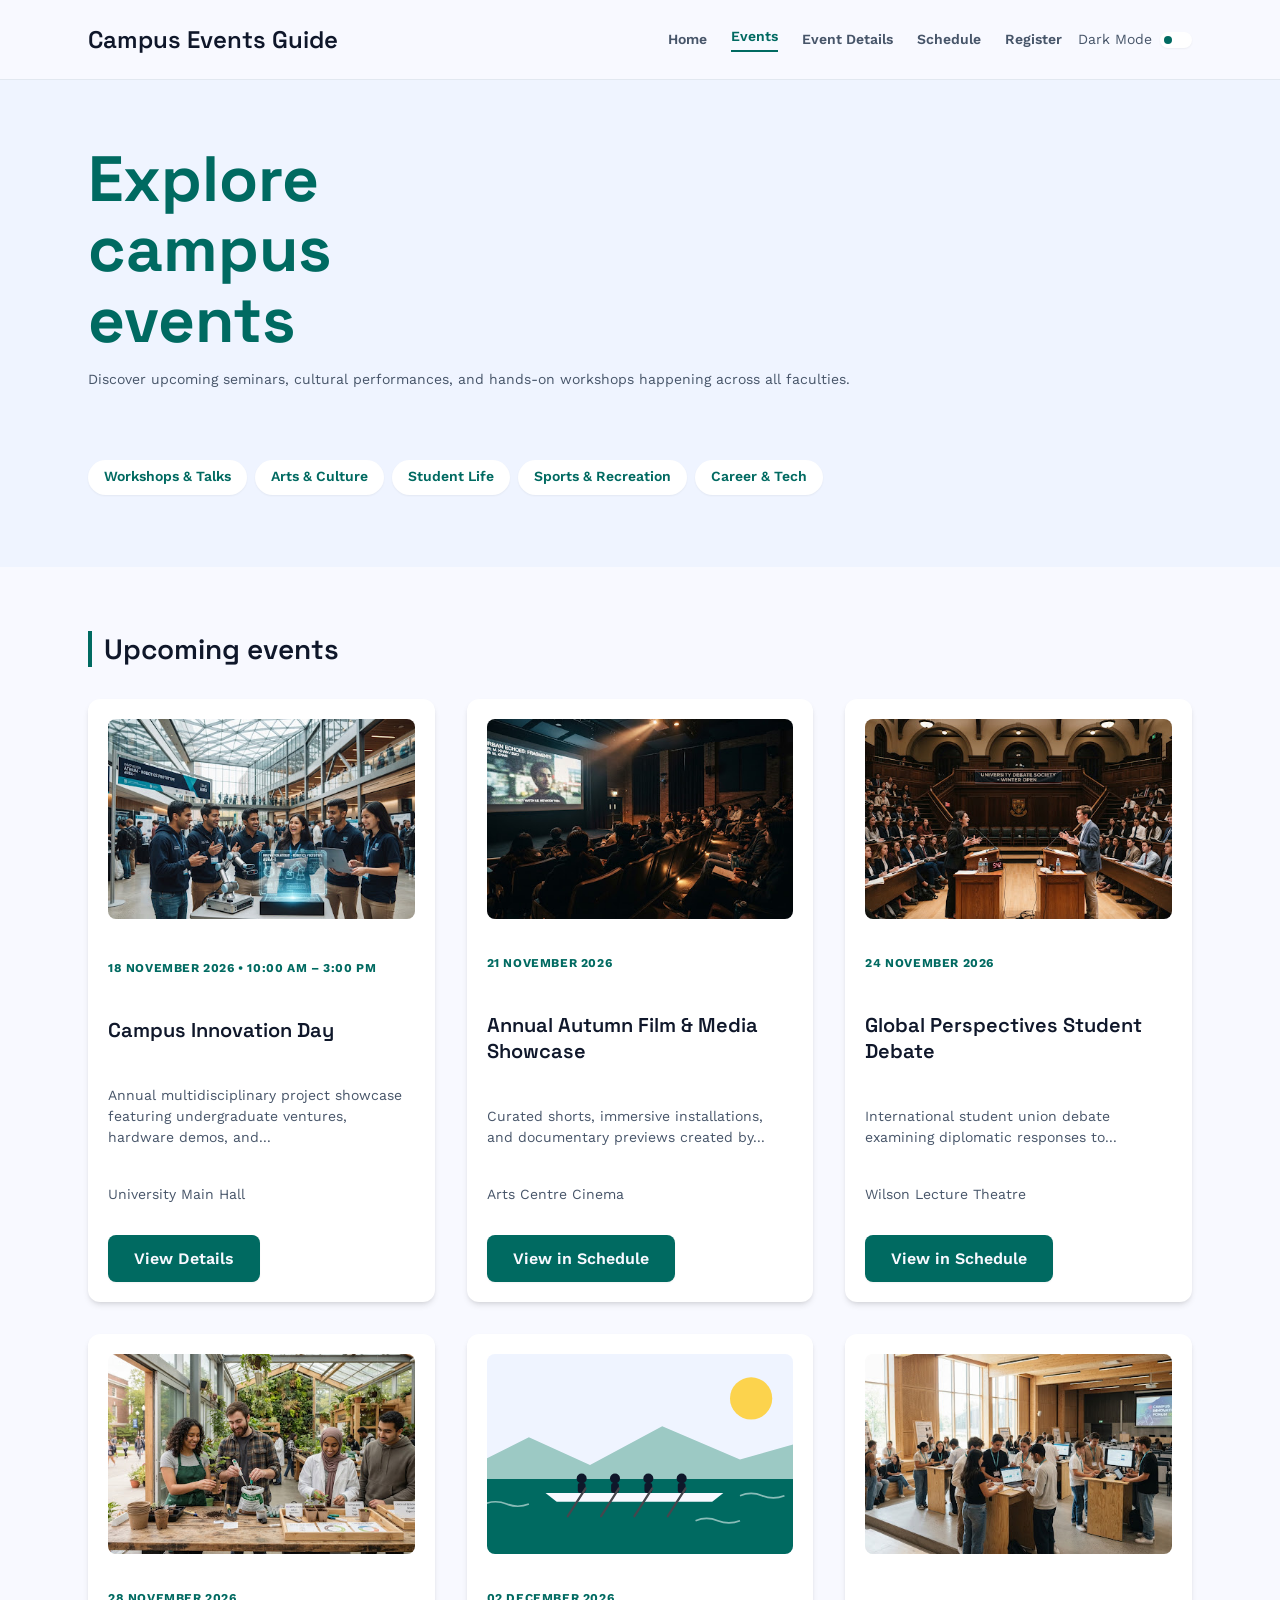
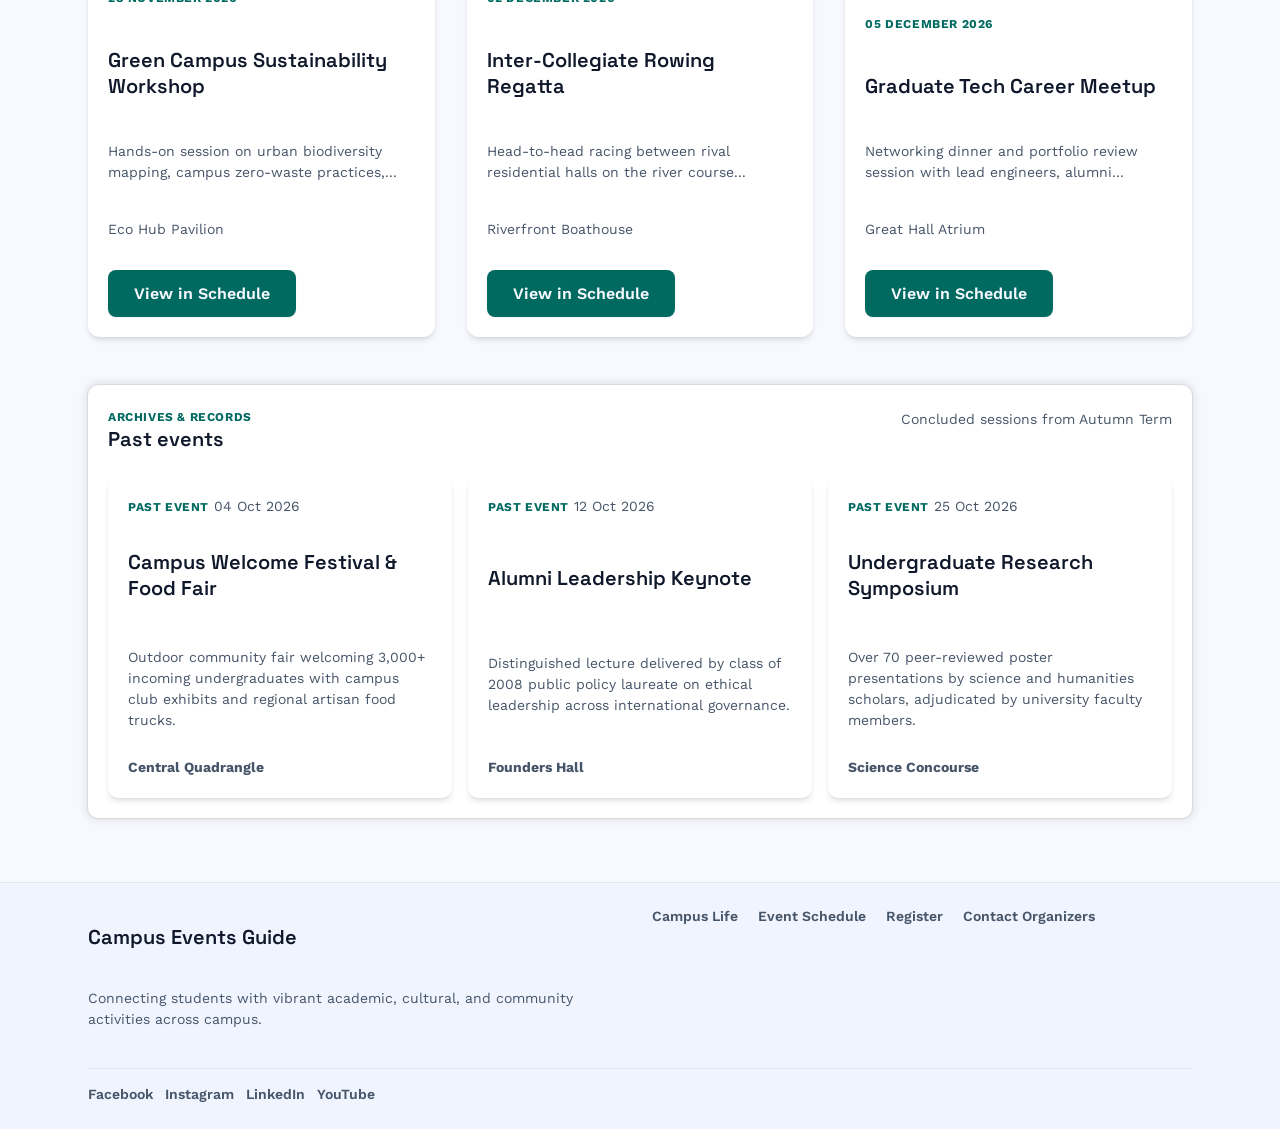
<file: events.html>
<!DOCTYPE html>
<html lang="en">
<head>
  <meta charset="UTF-8">
  <meta name="viewport" content="width=device-width, initial-scale=1.0">
  <title>Campus Events Guide</title>
  <link rel="stylesheet" href="style.css">
  <link rel="preconnect" href="https://fonts.googleapis.com">
<link rel="preconnect" href="https://fonts.gstatic.com" crossorigin>
<link href="https://fonts.googleapis.com/css2?family=Space+Grotesk:wght@400;500;600;700&family=Work+Sans:wght@400;500;600;700&display=swap" rel="stylesheet">
</head>
<body>

  <header>
    <a class="title" href="index.html">Campus Events Guide</a>

    <nav aria-label="Main navigation">
      <a class="link" href="index.html">Home</a>
      <a class="link active" href="events.html">Events</a>
      <a class="link" href="event-details.html">Event Details</a>
      <a class="link" href="schedule.html">Schedule</a>
      <a class="link" href="registration.html">Register</a>
    </nav>

    <!-- CSS-only dark mode: style.css reacts to this checkbox with :has() -->
    <label class="subtext" for="dark-mode">Dark Mode <input type="checkbox" id="dark-mode"></label>
  </header>

  <main>
    <section class="HeroSection">
      <div class="HeroSectionTop">
        <div>
          <h1>Explore campus events</h1>
          <p class="subtext">Discover upcoming seminars, cultural performances, and hands-on workshops happening across all faculties.</p>
        </div>
      </div>

      <div class="HeroSectionBottom">
        <a class="link-container link" href="#">Workshops &amp; Talks</a>
        <a class="link-container link" href="#">Arts &amp; Culture</a>
        <a class="link-container link" href="#">Student Life</a>
        <a class="link-container link" href="#">Sports &amp; Recreation</a>
        <a class="link-container link" href="#">Career &amp; Tech</a>
      </div>
    </section>

    <div class="MainContentGrid">

      <section class="UpcomingSection" id="events">
        <h2 class="section-title">Upcoming events</h2>

        <div class="Cardgrid">

          <article class="article-card">
            <img src="assets/innovation-day-banner.jpg" alt="Students in matching jackets talking in a busy innovation atrium beside a robotics prototype">
            <div>
              <p class="green-text">18 November 2026 &bull; 10:00 AM – 3:00 PM</p>
              <h3 class="title">Campus Innovation Day</h3>
              <p class="subtext">Annual multidisciplinary project showcase featuring undergraduate ventures, hardware demos, and...</p>
              <p class="subtext">University Main Hall</p>
              <a class="button" href="event-details.html">View Details</a>
            </div>
          </article>

          <article class="article-card">
            <img src="assets/film-showcase.jpg" alt="Audience watching a film screening">
            <div>
              <p class="green-text">21 November 2026</p>
              <h3 class="title">Annual Autumn Film &amp; Media Showcase</h3>
              <p class="subtext">Curated shorts, immersive installations, and documentary previews created by...</p>
              <p class="subtext">Arts Centre Cinema</p>
              <a class="button" href="schedule.html">View in Schedule</a>
            </div>
          </article>

          <article class="article-card">
            <img src="assets/student-debate.jpg" alt="Student debate in a lecture hall">
            <div>
              <p class="green-text">24 November 2026</p>
              <h3 class="title">Global Perspectives Student Debate</h3>
              <p class="subtext">International student union debate examining diplomatic responses to...</p>
              <p class="subtext">Wilson Lecture Theatre</p>
              <a class="button" href="schedule.html">View in Schedule</a>
            </div>
          </article>

          <article class="article-card">
            <img src="assets/sustainability-workshop.jpg" alt="Participants in a greenhouse">
            <div>
              <p class="green-text">28 November 2026</p>
              <h3 class="title">Green Campus Sustainability Workshop</h3>
              <p class="subtext">Hands-on session on urban biodiversity mapping, campus zero-waste practices,...</p>
              <p class="subtext">Eco Hub Pavilion</p>
              <a class="button" href="schedule.html">View in Schedule</a>
            </div>
          </article>

          <article class="article-card">
            <img src="assets/rowing-regatta.svg" alt="Illustration of a rowing boat with four rowers on a river">
            <div>
              <p class="green-text">02 December 2026</p>
              <h3 class="title">Inter-Collegiate Rowing Regatta</h3>
              <p class="subtext">Head-to-head racing between rival residential halls on the river course...</p>
              <p class="subtext">Riverfront Boathouse</p>
              <a class="button" href="schedule.html">View in Schedule</a>
            </div>
          </article>

          <article class="article-card">
            <img src="assets/registration-hall.jpg" alt="Students and recruiters talking at booths in a busy hall">
            <div>
              <p class="green-text">05 December 2026</p>
              <h3 class="title">Graduate Tech Career Meetup</h3>
              <p class="subtext">Networking dinner and portfolio review session with lead engineers, alumni...</p>
              <p class="subtext">Great Hall Atrium</p>
              <a class="button" href="schedule.html">View in Schedule</a>
            </div>
          </article>

        </div>
      </section>

      <section class="PastEvents">
        <div class="PastEventsTop">
          <div>
            <p class="green-text">Archives &amp; Records</p>
            <h2 class="title">Past events</h2>
          </div>
          <p class="subtext">Concluded sessions from Autumn Term</p>
        </div>

        <div class="PastEventsBottom">
          <article class="PastEventsCard">
            <div>
              <span class="green-text">Past Event</span>
              <span class="subtext">04 Oct 2026</span>
            </div>
            <h3 class="title">Campus Welcome Festival &amp; Food Fair</h3>
            <p class="subtext">Outdoor community fair welcoming 3,000+ incoming undergraduates with campus club exhibits and regional artisan food trucks.</p>
            <div class="events-card-footer">
              <span class="subtext">Central Quadrangle</span>
            </div>
          </article>

          <article class="PastEventsCard">
            <div>
              <span class="green-text">Past Event</span>
              <span class="subtext">12 Oct 2026</span>
            </div>
            <h3 class="title">Alumni Leadership Keynote</h3>
            <p class="subtext">Distinguished lecture delivered by class of 2008 public policy laureate on ethical leadership across international governance.</p>
            <div class="events-card-footer">
              <span class="subtext">Founders Hall</span>
            </div>
          </article>

          <article class="PastEventsCard">
            <div>
              <span class="green-text">Past Event</span>
              <span class="subtext">25 Oct 2026</span>
            </div>
            <h3 class="title">Undergraduate Research Symposium</h3>
            <p class="subtext">Over 70 peer-reviewed poster presentations by science and humanities scholars, adjudicated by university faculty members.</p>
            <div class="events-card-footer">
              <span class="subtext">Science Concourse</span>
            </div>
          </article>
        </div>
      </section>
    </div>
  </main>

  <footer>
    <div class="HorizontalBorder">
      <div class="leftCard">
        <h2 class="title">Campus Events Guide</h2>
        <p class="subtext">Connecting students with vibrant academic, cultural, and community activities across campus.</p>
      </div>

      <div class="rightCard">
        <a class="link" href="events.html">Campus Life</a>
        <a class="link" href="schedule.html">Event Schedule</a>
        <a class="link" href="registration.html">Register</a>
        <a class="link" href="mailto:events@university.edu">Contact Organizers</a>
      </div>
    </div>

    <nav class="row" aria-label="Social media">
      <a class="link" href="https://www.facebook.com" target="_blank" rel="noopener">Facebook</a>
      <a class="link" href="https://www.instagram.com" target="_blank" rel="noopener">Instagram</a>
      <a class="link" href="https://www.linkedin.com" target="_blank" rel="noopener">LinkedIn</a>
      <a class="link" href="https://www.youtube.com" target="_blank" rel="noopener">YouTube</a>
    </nav>
  </footer>

</body>
</html>
</file>
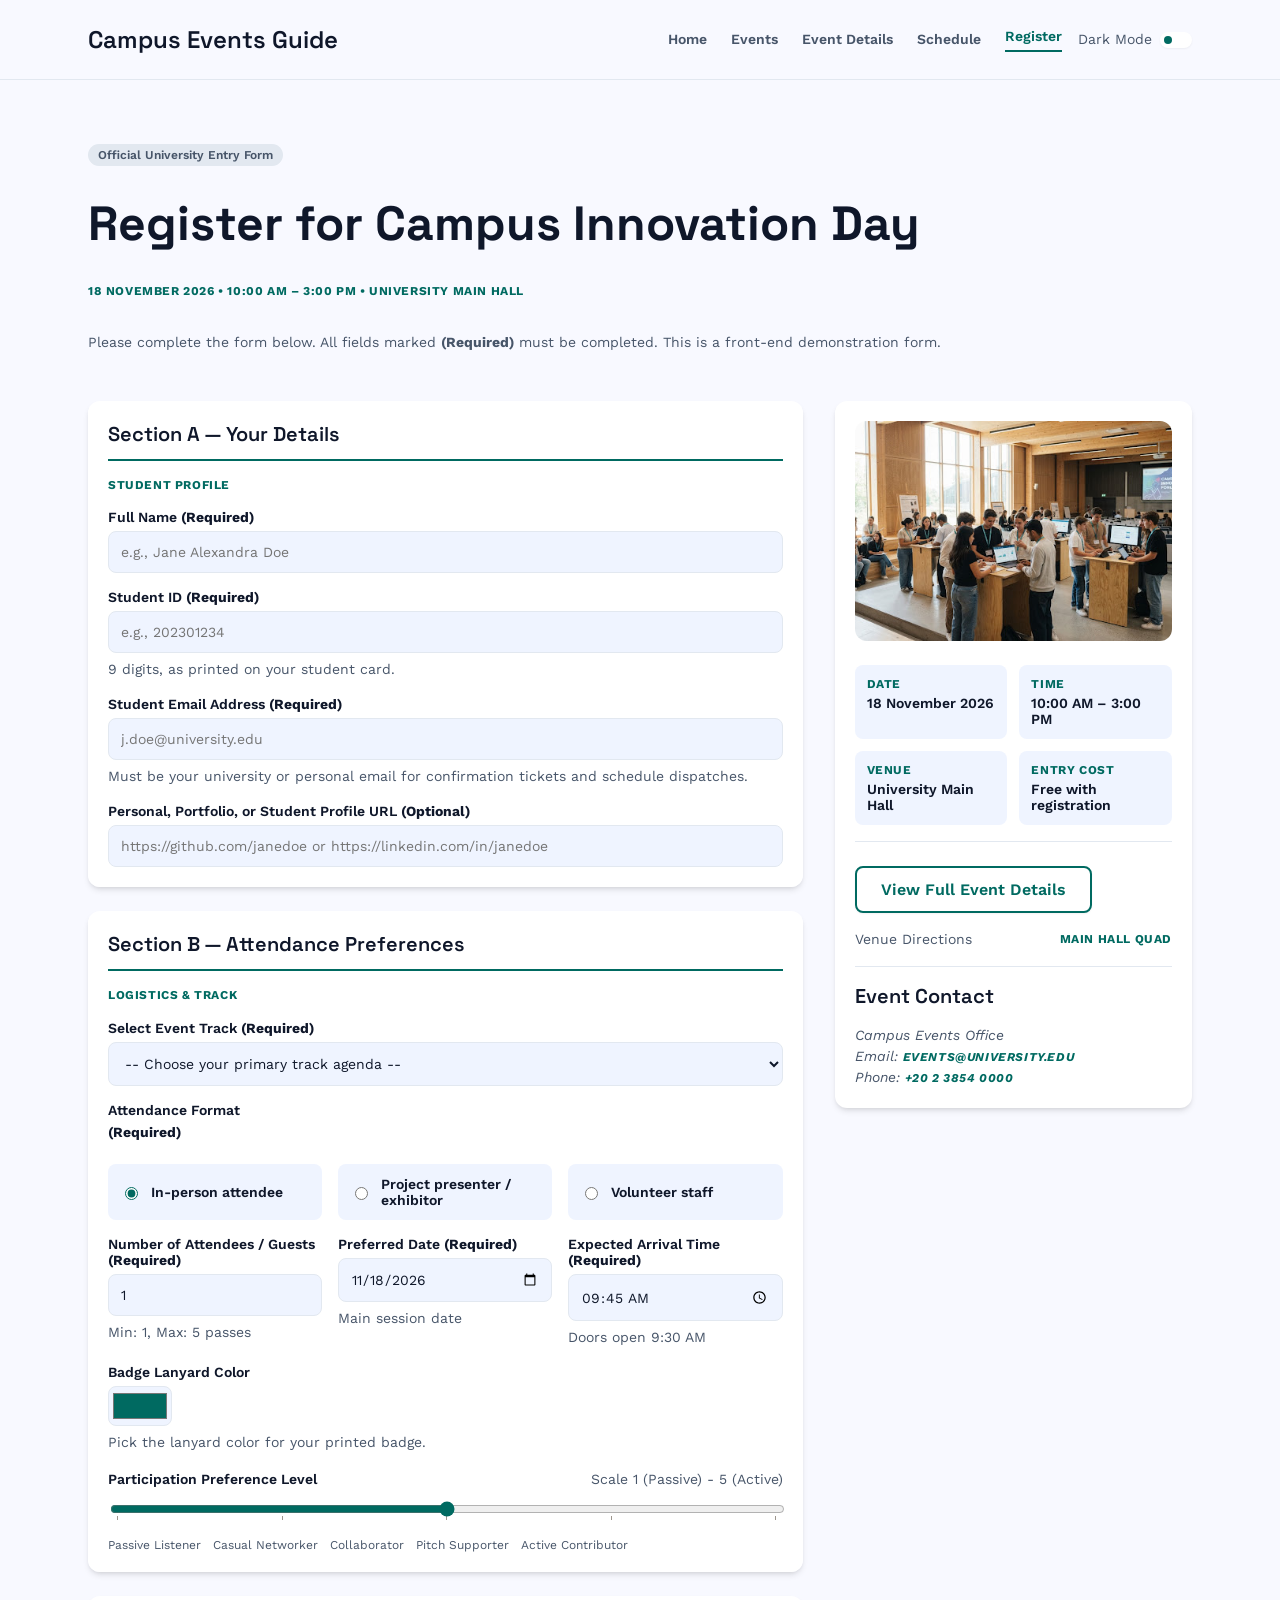
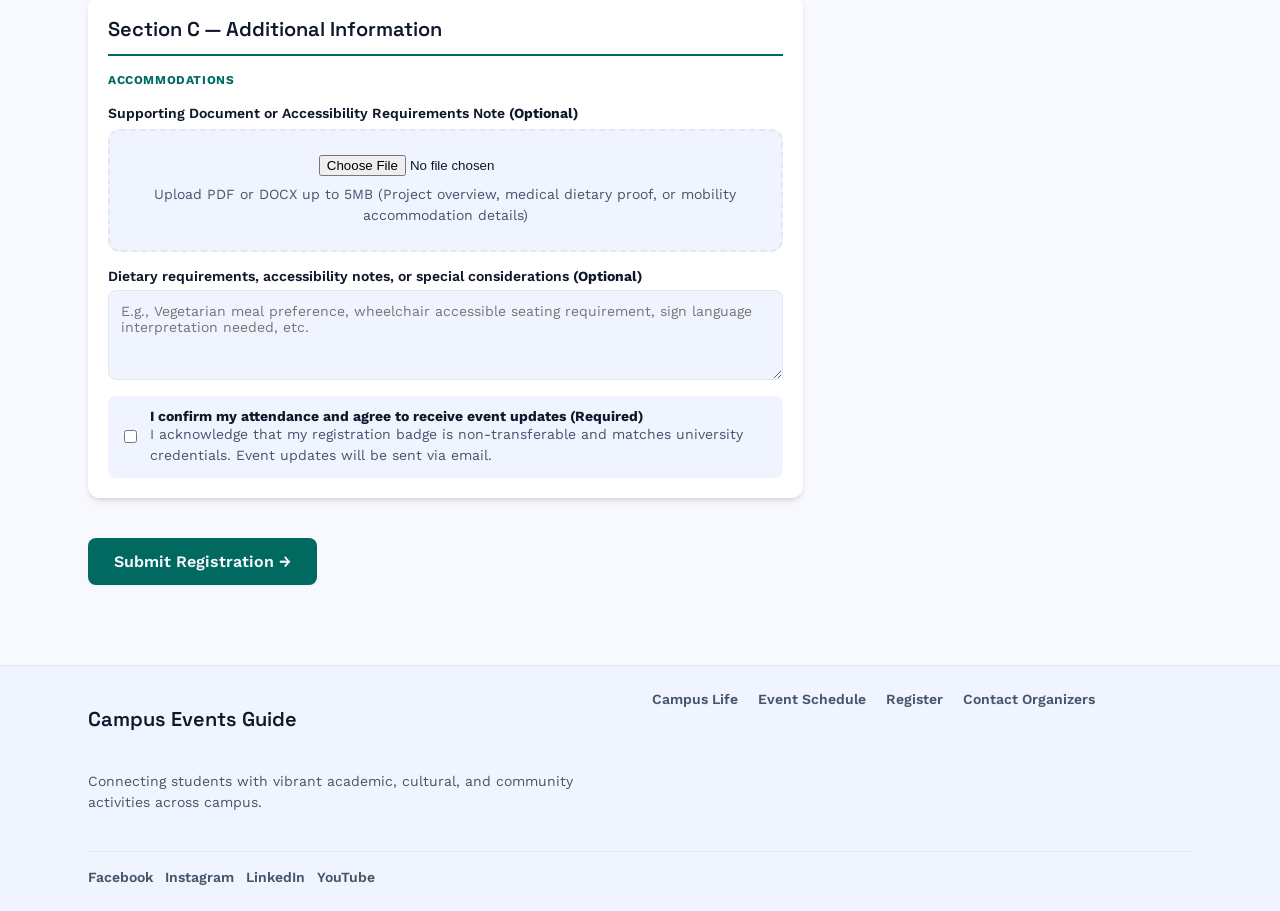
<file: registration.html>
<!DOCTYPE html>
<html lang="en">
<head>
  <meta charset="UTF-8">
  <meta name="viewport" content="width=device-width, initial-scale=1.0">
  <title>Register | Campus Events Guide</title>
  <link rel="stylesheet" href="style.css">
  <link rel="preconnect" href="https://fonts.googleapis.com">
  <link rel="preconnect" href="https://fonts.gstatic.com" crossorigin>
  <link href="https://fonts.googleapis.com/css2?family=Space+Grotesk:wght@400;500;600;700&family=Work+Sans:wght@400;500;600;700&display=swap" rel="stylesheet">
</head>
<body>

  <header>
    <a class="title" href="index.html">Campus Events Guide</a>

    <nav aria-label="Main navigation">
      <a class="link" href="index.html">Home</a>
      <a class="link" href="events.html">Events</a>
      <a class="link" href="event-details.html">Event Details</a>
      <a class="link" href="schedule.html">Schedule</a>
      <a class="link active" href="registration.html">Register</a>
    </nav>

    <!-- CSS-only dark mode: style.css reacts to this checkbox with :has() -->
    <label class="subtext" for="dark-mode">Dark Mode <input type="checkbox" id="dark-mode"></label>
  </header>

  <main class="MainContentGrid">

    <section class="section" aria-labelledby="register-title">
      <p class="tag">Official University Entry Form</p>
      <h1 id="register-title" class="page-title">Register for Campus Innovation Day</h1>
      <p class="green-text">
        <time datetime="2026-11-18">18 November 2026</time> &bull; 10:00 AM – 3:00 PM &bull; University Main Hall
      </p>
      <p class="subtext">
        Please complete the form below. All fields marked <strong>(Required)</strong> must be
        completed. This is a front-end demonstration form.
      </p>
    </section>

    <div class="split">

      <form class="form" action="#" method="post" enctype="multipart/form-data">

        <!-- Section A -->
        <fieldset class="article-card fieldset">
          <legend class="title legend">Section A — Your Details</legend>
          <p class="green-text">Student Profile</p>

          <p class="field">
            <label for="full-name">Full Name <strong>(Required)</strong></label>
            <input class="input" type="text" id="full-name" name="full-name" placeholder="e.g., Jane Alexandra Doe" autocomplete="name" minlength="3" maxlength="60" required>
          </p>

          <p class="field">
            <label for="student-id">Student ID <strong>(Required)</strong></label>
            <input class="input" type="text" id="student-id" name="student-id" placeholder="e.g., 202301234" inputmode="numeric" pattern="[0-9]{9}" maxlength="9" title="Your 9-digit student ID" aria-describedby="id-help" required>
            <small id="id-help" class="subtext">9 digits, as printed on your student card.</small>
          </p>

          <p class="field">
            <label for="email">Student Email Address <strong>(Required)</strong></label>
            <input class="input" type="email" id="email" name="email" placeholder="j.doe@university.edu" autocomplete="email" aria-describedby="email-help" maxlength="80" required>
            <small id="email-help" class="subtext">Must be your university or personal email for confirmation tickets and schedule dispatches.</small>
          </p>

          <p class="field">
            <label for="profile-url">Personal, Portfolio, or Student Profile URL <strong>(Optional)</strong></label>
            <input class="input" type="url" id="profile-url" name="profile-url" pattern="https://.*" title="Must start with https://" placeholder="https://github.com/janedoe or https://linkedin.com/in/janedoe">
          </p>
        </fieldset>

        <!-- Section B -->
        <fieldset class="article-card fieldset">
          <legend class="title legend">Section B — Attendance Preferences</legend>
          <p class="green-text">Logistics &amp; Track</p>

          <p class="field">
            <label for="track">Select Event Track <strong>(Required)</strong></label>
            <select class="input" id="track" name="track" required>
              <option value="" selected disabled>-- Choose your primary track agenda --</option>
              <option value="ai">AI &amp; Machine Intelligence</option>
              <option value="robotics">Robotics &amp; Embedded Systems</option>
              <option value="health">Biomedical &amp; Health Technology</option>
              <option value="sustainability">Clean Energy &amp; Sustainability</option>
              <option value="ventures">Student Ventures &amp; Pitching</option>
            </select>
          </p>

          <fieldset class="fieldset">
            <legend class="field">Attendance Format <strong>(Required)</strong></legend>
            <div class="form-grid">
            <label class="choice" for="format-attendee">
              <input type="radio" id="format-attendee" name="format" value="attendee" checked required>
              In-person attendee
            </label>
            <label class="choice" for="format-presenter">
              <input type="radio" id="format-presenter" name="format" value="presenter">
              Project presenter / exhibitor
            </label>
            <label class="choice" for="format-volunteer">
              <input type="radio" id="format-volunteer" name="format" value="volunteer">
              Volunteer staff
            </label>
            </div>
          </fieldset>

          <div class="form-grid">
            <p class="field">
              <label for="guests">Number of Attendees / Guests <strong>(Required)</strong></label>
              <input class="input" type="number" id="guests" name="guests" value="1" min="1" max="5" aria-describedby="guests-help" required>
              <small id="guests-help" class="subtext">Min: 1, Max: 5 passes</small>
            </p>

            <p class="field">
              <label for="preferred-date">Preferred Date <strong>(Required)</strong></label>
              <input class="input" type="date" id="preferred-date" name="preferred-date" value="2026-11-18" aria-describedby="date-help" required>
              <small id="date-help" class="subtext">Main session date</small>
            </p>

            <p class="field">
              <label for="arrival-time">Expected Arrival Time <strong>(Required)</strong></label>
              <input class="input" type="time" id="arrival-time" name="arrival-time" value="09:45" aria-describedby="time-help" required>
              <small id="time-help" class="subtext">Doors open 9:30 AM</small>
            </p>
          </div>

          <p class="field">
            <label for="badge-color">Badge Lanyard Color</label>
            <input class="color" type="color" id="badge-color" name="badge-color" value="#006a61" aria-describedby="color-help">
            <small id="color-help" class="subtext">Pick the lanyard color for your printed badge.</small>
          </p>

          <p class="field">
            <span class="row space-between">
              <label for="participation">Participation Preference Level</label>
              <small class="subtext">Scale 1 (Passive) - 5 (Active)</small>
            </span>
            <input class="range" type="range" id="participation" name="participation" min="1" max="5" step="1" value="3" list="participation-levels">
            <datalist id="participation-levels">
              <option value="1" label="Passive Listener"></option>
              <option value="2" label="Casual Networker"></option>
              <option value="3" label="Collaborator"></option>
              <option value="4" label="Pitch Supporter"></option>
              <option value="5" label="Active Contributor"></option>
            </datalist>
          </p>
          <ol class="scale">
            <li>Passive Listener</li>
            <li>Casual Networker</li>
            <li>Collaborator</li>
            <li>Pitch Supporter</li>
            <li>Active Contributor</li>
          </ol>
        </fieldset>

        <!-- Section C -->
        <fieldset class="article-card fieldset">
          <legend class="title legend">Section C — Additional Information</legend>
          <p class="green-text">Accommodations</p>

          <div class="field">
            <label for="support-doc">Supporting Document or Accessibility Requirements Note <strong>(Optional)</strong></label>
            <div class="upload">
              <input type="file" id="support-doc" name="support-doc" accept=".pdf,.docx" aria-describedby="doc-help">
              <small id="doc-help" class="subtext">Upload PDF or DOCX up to 5MB (Project overview, medical dietary proof, or mobility accommodation details)</small>
            </div>
          </div>

          <p class="field">
            <label for="notes">Dietary requirements, accessibility notes, or special considerations <strong>(Optional)</strong></label>
            <textarea class="input" id="notes" name="notes" rows="4" maxlength="500" placeholder="E.g., Vegetarian meal preference, wheelchair accessible seating requirement, sign language interpretation needed, etc."></textarea>
          </p>

          <p class="choice">
            <input type="checkbox" id="confirm" name="confirm" required>
            <label for="confirm">
              <strong>I confirm my attendance and agree to receive event updates (Required)</strong><br>
              <span class="subtext">I acknowledge that my registration badge is non-transferable and matches university
              credentials. Event updates will be sent via email.</span>
            </label>
          </p>
        </fieldset>

        <p class="row">
          <button class="button" type="submit">Submit Registration →</button>
        </p>
      </form>

      <!-- Sidebar: event summary -->
      <aside class="article-card" aria-label="Event summary">
        <figure>
          <img src="assets/registration-hall.jpg" alt="Students at exhibition booths inside University Main Hall" width="512" height="279">
        </figure>

        <dl class="info-grid">
          <div>
            <dt>Date</dt>
            <dd><time datetime="2026-11-18">18 November 2026</time></dd>
          </div>
          <div>
            <dt>Time</dt>
            <dd><time datetime="10:00">10:00 AM</time> – <time datetime="15:00">3:00 PM</time></dd>
          </div>
          <div>
            <dt>Venue</dt>
            <dd>University Main Hall</dd>
          </div>
          <div>
            <dt>Entry Cost</dt>
            <dd>Free with registration</dd>
          </div>
        </dl>

        <hr class="divider">
        <a class="button button-outline" href="event-details.html">View Full Event Details</a>

        <p class="row space-between">
          <strong class="subtext">Venue Directions</strong>
          <span class="green-text">Main Hall Quad</span>
        </p>

        <hr class="divider">

        <h2 class="title">Event Contact</h2>
        <address class="subtext">
          Campus Events Office<br>
          Email: <a class="green-text" href="mailto:events@university.edu">events@university.edu</a><br>
          Phone: <a class="green-text" href="tel:+20238540000">+20 2 3854 0000</a>
        </address>
      </aside>

    </div>
  </main>

  <footer>
    <div class="HorizontalBorder">
      <div class="leftCard">
        <h2 class="title">Campus Events Guide</h2>
        <p class="subtext">Connecting students with vibrant academic, cultural, and community activities across campus.</p>
      </div>

      <div class="rightCard">
        <a class="link" href="events.html">Campus Life</a>
        <a class="link" href="schedule.html">Event Schedule</a>
        <a class="link" href="registration.html">Register</a>
        <a class="link" href="mailto:events@university.edu">Contact Organizers</a>
      </div>
    </div>

    <nav class="row" aria-label="Social media">
      <a class="link" href="https://www.facebook.com" target="_blank" rel="noopener">Facebook</a>
      <a class="link" href="https://www.instagram.com" target="_blank" rel="noopener">Instagram</a>
      <a class="link" href="https://www.linkedin.com" target="_blank" rel="noopener">LinkedIn</a>
      <a class="link" href="https://www.youtube.com" target="_blank" rel="noopener">YouTube</a>
    </nav>
  </footer>

</body>
</html>
</file>
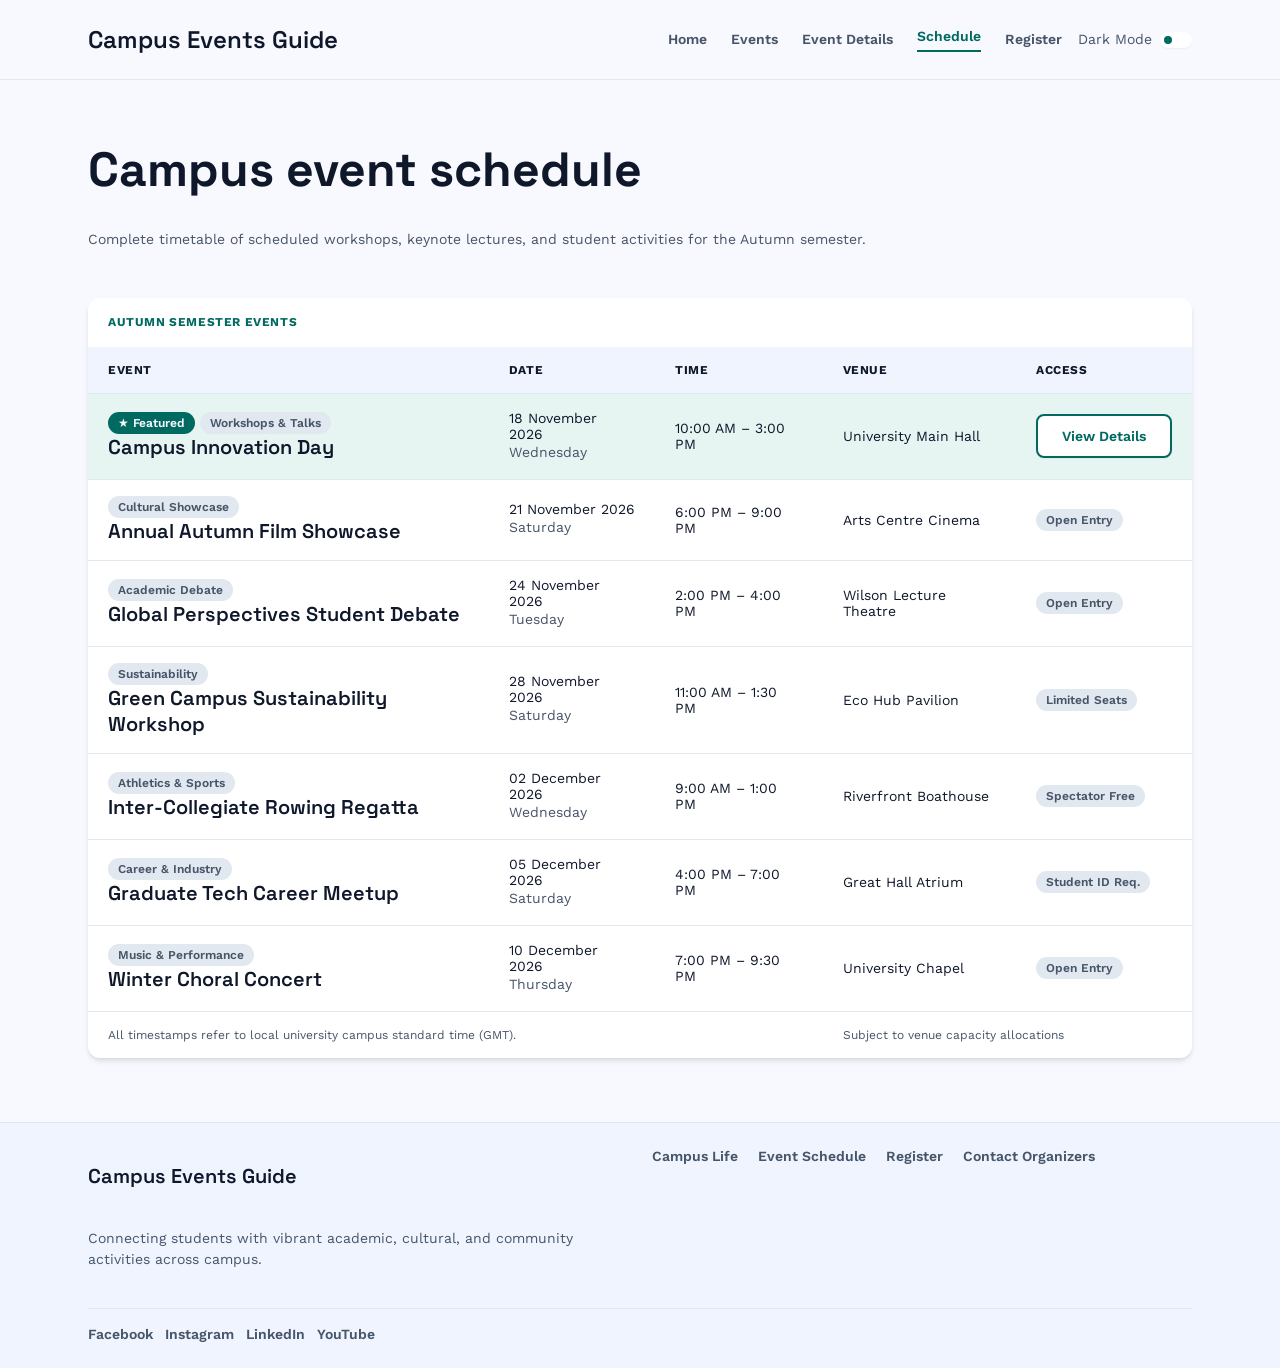
<file: schedule.html>
<!DOCTYPE html>
<html lang="en">
<head>
  <meta charset="UTF-8">
  <meta name="viewport" content="width=device-width, initial-scale=1.0">
  <title>Schedule | Campus Events Guide</title>
  <link rel="stylesheet" href="style.css">
  <link rel="preconnect" href="https://fonts.googleapis.com">
  <link rel="preconnect" href="https://fonts.gstatic.com" crossorigin>
  <link href="https://fonts.googleapis.com/css2?family=Space+Grotesk:wght@400;500;600;700&family=Work+Sans:wght@400;500;600;700&display=swap" rel="stylesheet">
</head>
<body>

  <header>
    <a class="title" href="index.html">Campus Events Guide</a>

    <nav aria-label="Main navigation">
      <a class="link" href="index.html">Home</a>
      <a class="link" href="events.html">Events</a>
      <a class="link" href="event-details.html">Event Details</a>
      <a class="link active" href="schedule.html">Schedule</a>
      <a class="link" href="registration.html">Register</a>
    </nav>

    <!-- CSS-only dark mode: style.css reacts to this checkbox with :has() -->
    <label class="subtext" for="dark-mode">Dark Mode <input type="checkbox" id="dark-mode"></label>
  </header>

  <main class="MainContentGrid">

    <section class="section" aria-labelledby="schedule-title">
      <h1 id="schedule-title" class="page-title">Campus event schedule</h1>
      <p class="subtext">
        Complete timetable of scheduled workshops, keynote lectures, and student
        activities for the Autumn semester.
      </p>
    </section>

    <section class="table-wrap" aria-label="Event timetable">
      <table class="table">
        <caption class="green-text">Autumn semester events</caption>
        <thead>
          <tr>
            <th scope="col">Event</th>
            <th scope="col">Date</th>
            <th scope="col">Time</th>
            <th scope="col">Venue</th>
            <th scope="col">Access</th>
          </tr>
        </thead>
        <tbody>
          <tr class="highlight">
            <td>
              <span class="tag tag-green">★ Featured</span>
              <span class="tag">Workshops &amp; Talks</span><br>
              <strong class="title">Campus Innovation Day</strong>
            </td>
            <td>
              <time datetime="2026-11-18">18 November 2026</time><br>
              <small class="subtext">Wednesday</small>
            </td>
            <td><time datetime="10:00">10:00 AM</time> – <time datetime="15:00">3:00 PM</time></td>
            <td>University Main Hall</td>
            <td><a class="button button-outline" href="event-details.html">View Details</a></td>
          </tr>
          <tr>
            <td>
              <span class="tag">Cultural Showcase</span><br>
              <strong class="title">Annual Autumn Film Showcase</strong>
            </td>
            <td>
              <time datetime="2026-11-21">21 November 2026</time><br>
              <small class="subtext">Saturday</small>
            </td>
            <td><time datetime="18:00">6:00 PM</time> – <time datetime="21:00">9:00 PM</time></td>
            <td>Arts Centre Cinema</td>
            <td><span class="tag">Open Entry</span></td>
          </tr>
          <tr>
            <td>
              <span class="tag">Academic Debate</span><br>
              <strong class="title">Global Perspectives Student Debate</strong>
            </td>
            <td>
              <time datetime="2026-11-24">24 November 2026</time><br>
              <small class="subtext">Tuesday</small>
            </td>
            <td><time datetime="14:00">2:00 PM</time> – <time datetime="16:00">4:00 PM</time></td>
            <td>Wilson Lecture Theatre</td>
            <td><span class="tag">Open Entry</span></td>
          </tr>
          <tr>
            <td>
              <span class="tag">Sustainability</span><br>
              <strong class="title">Green Campus Sustainability Workshop</strong>
            </td>
            <td>
              <time datetime="2026-11-28">28 November 2026</time><br>
              <small class="subtext">Saturday</small>
            </td>
            <td><time datetime="11:00">11:00 AM</time> – <time datetime="13:30">1:30 PM</time></td>
            <td>Eco Hub Pavilion</td>
            <td><span class="tag">Limited Seats</span></td>
          </tr>
          <tr>
            <td>
              <span class="tag">Athletics &amp; Sports</span><br>
              <strong class="title">Inter-Collegiate Rowing Regatta</strong>
            </td>
            <td>
              <time datetime="2026-12-02">02 December 2026</time><br>
              <small class="subtext">Wednesday</small>
            </td>
            <td><time datetime="09:00">9:00 AM</time> – <time datetime="13:00">1:00 PM</time></td>
            <td>Riverfront Boathouse</td>
            <td><span class="tag">Spectator Free</span></td>
          </tr>
          <tr>
            <td>
              <span class="tag">Career &amp; Industry</span><br>
              <strong class="title">Graduate Tech Career Meetup</strong>
            </td>
            <td>
              <time datetime="2026-12-05">05 December 2026</time><br>
              <small class="subtext">Saturday</small>
            </td>
            <td><time datetime="16:00">4:00 PM</time> – <time datetime="19:00">7:00 PM</time></td>
            <td>Great Hall Atrium</td>
            <td><span class="tag">Student ID Req.</span></td>
          </tr>
          <tr>
            <td>
              <span class="tag">Music &amp; Performance</span><br>
              <strong class="title">Winter Choral Concert</strong>
            </td>
            <td>
              <time datetime="2026-12-10">10 December 2026</time><br>
              <small class="subtext">Thursday</small>
            </td>
            <td><time datetime="19:00">7:00 PM</time> – <time datetime="21:30">9:30 PM</time></td>
            <td>University Chapel</td>
            <td><span class="tag">Open Entry</span></td>
          </tr>
        </tbody>
        <tfoot>
          <tr>
            <td colspan="3">All timestamps refer to local university campus standard time (GMT).</td>
            <td colspan="2">Subject to venue capacity allocations</td>
          </tr>
        </tfoot>
      </table>
    </section>

  </main>

  <footer>
    <div class="HorizontalBorder">
      <div class="leftCard">
        <h2 class="title">Campus Events Guide</h2>
        <p class="subtext">Connecting students with vibrant academic, cultural, and community activities across campus.</p>
      </div>

      <div class="rightCard">
        <a class="link" href="events.html">Campus Life</a>
        <a class="link" href="schedule.html">Event Schedule</a>
        <a class="link" href="registration.html">Register</a>
        <a class="link" href="mailto:events@university.edu">Contact Organizers</a>
      </div>
    </div>

    <nav class="row" aria-label="Social media">
      <a class="link" href="https://www.facebook.com" target="_blank" rel="noopener">Facebook</a>
      <a class="link" href="https://www.instagram.com" target="_blank" rel="noopener">Instagram</a>
      <a class="link" href="https://www.linkedin.com" target="_blank" rel="noopener">LinkedIn</a>
      <a class="link" href="https://www.youtube.com" target="_blank" rel="noopener">YouTube</a>
    </nav>
  </footer>

</body>
</html>
</file>
<file: style.css>
:root {
    --bg: #F8F9FF;          
    --surface: #FFFFFF;    
    --tint: #EFF4FF;        
    --text: #0F172A;       
    --muted: #475569;       
    --accent: #006A61;     
    --on-accent: #F8F9FF;  
    --border: #E2E8F0;
    --highlight: #E6F4F2;  
}
body:has(#dark-mode:checked) {
    --bg: #0B1220;
    --surface: #131C2E;
    --tint: #1A2540;
    --text: #E2E8F0;
    --muted: #A3B1C6;
    --accent: #4FD1C5;
    --on-accent: #0B1220;
    --border: #2A3650;
    --highlight: #12332F;
    color-scheme: dark;     
}

*, *::before, *::after {
    box-sizing: border-box;
}

html, body {
    margin: 0;
    padding: 0;
}

body {
    font-family: "Work Sans", system-ui, -apple-system, sans-serif;
    color: var(--text);
    background: var(--bg);
    accent-color: var(--accent);     
}

img {
    max-width: 100%;
    height: auto;
    display: block;
}

figure {
    margin: 0;
}

/*typography*/
.link {
    color: var(--muted);
    font-family: "Work Sans", sans-serif;
    font-size: 14px;
    font-weight: 600;
    line-height: 19.6px;
    text-decoration: none;
}

.link-container {
    display: inline-flex;
    flex-direction: row;
    padding: 7px 16px 8.59px 16px;
    justify-content: center;
    align-items: center;
    gap: 10.667px;
    border-radius: 9999px;
    background: var(--surface);
    box-shadow: 0 1px 2px 0 rgba(0, 0, 0, 0.05);
    color: var(--accent);
    text-decoration: none;
}

.green-text {
    color: var(--accent);
    font-family: "Work Sans", sans-serif;
    font-size: 12px;
    font-weight: 700;
    line-height: 16.8px;
    letter-spacing: 0.6px;
    text-transform: uppercase;
    text-decoration: none;
}

.subtext {
    color: var(--muted);
    font-family: "Work Sans", sans-serif;
    font-size: 14px;
    font-weight: 400;
    line-height: 21px;
    align-self: stretch;
}

.title {
    color: var(--text);
    font-family: "Space Grotesk", sans-serif;
    font-size: 20px;
    font-weight: 600;
    line-height: 26px;
    text-decoration: none;
}

/* button */
.button {
    display: inline-flex;
    align-items: center;
    justify-content: center;
    width: max-content;
    padding: 12px 24px;
    border: 2px solid transparent;     
    border-radius: 8px;
    background: var(--accent);
    box-shadow: 0 1px 2px 0 rgba(0, 0, 0, 0.05);
    color: var(--on-accent);
    text-decoration: none;
    font: inherit;
    font-weight: 600;
    cursor: pointer;
    transition: background-color 0.25s ease,
                color 0.25s ease,
                border-color 0.25s ease,
                transform 0.2s ease,
                box-shadow 0.25s ease;
}

.button:hover {
    background-color: var(--surface);
    color: var(--accent);
    border-color: var(--accent);
    transform: translateY(-1px);
    box-shadow: 0 4px 8px -2px rgba(0, 106, 97, 0.25);
}

/* header */
header {
    display: flex;
    min-height: 80px;
    padding: 12px 24px;
    justify-content: space-between;
    align-items: center;
    gap: 16px;
    flex-wrap: wrap;
    background: var(--bg);
    border-bottom: 1px solid var(--border);
}

header .title {
    color: var(--text);
    font-family: "Space Grotesk", sans-serif;
    font-size: 1.25rem;
    font-weight: 600;
    line-height: 26px;
    display: flex;
    flex-direction: column;
    align-items: flex-start;
}

header nav {
    display: flex;
    align-items: center;
    gap: 24px;
    flex-wrap: wrap;
}

header nav .link {
    color: var(--muted);
    font-family: "Work Sans", sans-serif;
    font-size: 14px;
    font-weight: 600;
    line-height: 19.6px;
    text-decoration: none;
    transition: color 0.15s ease;
}

header nav .link:hover {
    color: var(--accent);
}

header nav .link.active {
    color: var(--accent);
    border-bottom: 2px solid var(--accent);
    padding-bottom: 4px;
}

header label.subtext {
    display: inline-flex;
    align-items: center;
    gap: 8px;
    color: var(--muted);
    font-family: "Work Sans", sans-serif;
    font-size: 14px;
    font-weight: 400;
    line-height: 21px;
    cursor: pointer;
    user-select: none;
}

header label.subtext input[type="checkbox"] {
    appearance: none;
    -webkit-appearance: none;
    width: 32px;
    height: 16px;
    border-radius: 8px;
    background: var(--surface);
    box-shadow: 0 1px 2px 0 rgba(0, 0, 0, 0.05);
    position: relative;
    cursor: pointer;
    margin: 0;
    transition: background 0.15s ease;
}

header label.subtext input[type="checkbox"]::after {
    content: "";
    position: absolute;
    top: 4px;
    left: 4px;
    width: 8px;
    height: 8px;
    border-radius: 4px;
    background: var(--accent);
    transition: transform 0.15s ease;
}

header label.subtext input[type="checkbox"]:checked::after {
    transform: translateX(16px);
}

/* hero*/
.HeroSection {
    display: flex;
    padding: 32px 20px;
    flex-direction: column;
    align-items: flex-start;
    gap: 24px;
    background: var(--tint);
}

.HeroSectionTop {
    display: flex;
    padding-bottom: 32px;
    align-items: flex-end;
    align-self: stretch;
}

.HeroSection h1 {
    font-family: "Space Grotesk", sans-serif;
    font-size: clamp(2rem, 5vw + 0.5rem, 4rem);
    color: var(--accent);
    width: 100%;
    line-height: 1.1;
    margin: 0;
}

.HeroSectionBottom {
    display: flex;
    padding-bottom: 8px;
    align-items: center;
    gap: 8px;
    align-self: stretch;
    flex-wrap: wrap;
}

/*main grid */
.MainContentGrid {
    display: flex;
    padding: 32px 20px;
    flex-direction: column;
    align-items: flex-start;
    align-self: stretch;
    gap: 48px;
}

/* upcoming section */
.UpcomingSection,
.section {
    display: flex;
    flex-direction: column;
    align-items: flex-start;
    gap: 32px;
    align-self: stretch;
    width: 100%;
}

.UpcomingSection > p {
    display: flex;
    padding-bottom: 8px;
    align-items: flex-end;
    align-self: stretch;
    margin: 0;
}

.UpcomingSection .Cardgrid {
    display: grid;
    row-gap: 24px;
    column-gap: 24px;
    align-self: stretch;
    width: 100%;
    grid-template-columns: 1fr;
    grid-template-rows: auto;
}

.article-card {
    display: flex;
    flex-direction: column;
    justify-content: space-between;
    align-items: flex-start;
    gap: 16px;
    justify-self: stretch;
    border-radius: 12px;
    background: var(--surface);
    box-shadow: 0 4px 6px -1px rgba(0, 0, 0, 0.10),
                0 2px 4px -2px rgba(0, 0, 0, 0.10);
    padding: 20px;
    overflow: hidden;               
}

.article-card img {
    width: 100%;
    height: 200px;
    object-fit: cover;
    border-radius: 8px;
    margin-bottom: 8px;
}

.article-card > div {
    display: flex;
    flex-direction: column;
    gap: 8px;
    width: 100%;
}

.article-card .button {
    margin-top: 8px;
}

.article-card > * {
    margin: 0;
}

/*past events */
.PastEvents {
    display: flex;
    flex-direction: column;
    align-items: flex-start;
    gap: 24px;
    align-self: stretch;
    box-shadow: 0 0 0 1px rgba(0, 0, 0, 0.06),
                0 0 8px 2px rgba(0, 0, 0, 0.10);
    border-radius: 10px;
    padding: 20px;
    background: var(--surface);
    width: 100%;
}

.PastEventsTop {
    align-self: stretch;
    display: flex;
    flex-direction: row;
    justify-content: space-between;
    align-items: flex-end;
    gap: 16px;
    flex-wrap: wrap;
}

.PastEventsTop p {
    display: inline-flex;
    padding-top: 4.5px;
    flex-direction: column;
    align-items: flex-start;
    gap: 2.5px;
    margin: 0;
}

.PastEventsBottom {
    display: flex;
    flex-direction: column;
    justify-content: center;
    align-items: stretch;
    gap: 16px;
    align-self: stretch;
}

.PastEventsCard {
    display: flex;
    padding: 20px;
    flex-direction: column;
    justify-content: space-between;
    align-items: flex-start;
    gap: 12px;
    box-shadow: 0 4px 6px -1px rgba(0, 0, 0, 0.10),
                0 2px 4px -2px rgba(0, 0, 0, 0.10);
    border-radius: 10px;
    background: var(--surface);
}

.events-card-footer {
    display: flex;
    flex-direction: row;
    flex-wrap: wrap;
    justify-content: space-between;
    width: 100%;
    gap: 8px;
}

.events-card-footer .subtext {
    font-weight: 700;
}

/* footer */
footer {
    padding: 24px 20px;
    display: flex;
    flex-direction: column;
    align-items: flex-start;
    align-self: stretch;
    border-top: 1px solid var(--border);
    background: var(--tint);
}

footer .HorizontalBorder {
    padding-bottom: 24px;
    display: flex;
    flex-direction: column;
    gap: 24px;
    align-self: stretch;
    width: 100%;
    border-bottom: 1px solid var(--border);
}

footer .HorizontalBorder .leftCard {
    display: flex;
    flex-direction: column;
    align-items: flex-start;
    gap: 8px;
}

footer .HorizontalBorder .rightCard {
    display: flex;
    align-items: flex-start;
    gap: 8px 20px;
    flex-wrap: wrap;
}

/* ============================================================
   TABLET — ≥ 640px
   ============================================================ */
@media (min-width: 640px) {
    header {
        padding: 16px 40px;
        flex-wrap: nowrap;
    }

    header nav {
        margin-left: auto;
    }

    .HeroSection {
        padding: 48px 40px;
    }

    .MainContentGrid {
        padding: 48px 40px;
    }

    .UpcomingSection .Cardgrid {
        grid-template-columns: repeat(2, minmax(0, 1fr));
        gap: 24px;
    }

    .PastEventsBottom {
        flex-direction: row;
        flex-wrap: wrap;
    }

    .PastEventsBottom .PastEventsCard {
        flex: 1 1 calc(50% - 8px);
    }

    footer {
        padding: 24px 40px;
    }

    footer .HorizontalBorder {
        display: grid;
        grid-template-columns: repeat(12, minmax(0, 1fr));
        gap: 24px;
    }

    footer .HorizontalBorder .leftCard {
        grid-column: 1 / span 6;
    }

    footer .HorizontalBorder .rightCard {
        grid-column: 7 / span 6;
    }
}

/* ============================================================
   DESKTOP — ≥ 1024px  (matches your SVG @ 1280px)
   ============================================================ */
@media (min-width: 1024px) {
    header {
        height: 80px;
        padding: 0 88px;
        flex-wrap: nowrap;
    }

    header .title {
        font-size: 1.5rem;
    }

    .HeroSection {
        padding: 64px 88px;
    }

    .HeroSectionTop h1 {
        width: 55%;
    }

    .MainContentGrid {
        padding: 64px 88px;
    }

    .UpcomingSection .Cardgrid {
        grid-template-columns: repeat(3, minmax(0, 1fr));
        gap: 32px;
    }

    .PastEventsBottom {
        flex-wrap: nowrap;
    }

    .PastEventsBottom .PastEventsCard {
        flex: 1 0 0;
    }

    footer {
        padding: 24px 88px;
    }
}

/* ============================================================
   LARGE DESKTOP — ≥ 1440px  (optional cap)
   ============================================================ */
@media (min-width: 1440px) {
    .MainContentGrid,
    .HeroSection {
        max-width: 1440px;
        margin-left: auto;
        margin-right: auto;
    }
}

/* shared comps*/

/* remove default margins inside generic sections — gap handles spacing */
.section > * {
    margin: 0;
}

.page-title {
    font-family: "Space Grotesk", sans-serif;
    font-size: clamp(2rem, 3vw + 1rem, 3rem);
    line-height: 1.1;
    color: var(--text);
}

.section-title {
    font-family: "Space Grotesk", sans-serif;
    font-size: 1.75rem;
    font-weight: 600;
    color: var(--text);
    margin: 0;
    padding-left: 12px;
    border-left: 4px solid var(--accent);
}

.row {
    display: flex;
    flex-wrap: wrap;
    align-items: center;
    gap: 12px;
}

.space-between {
    justify-content: space-between;
    width: 100%;
}

.button-outline {
    background: var(--surface);
    color: var(--accent);
    border-color: var(--accent);
}

.button-outline:hover {
    background: var(--accent);
    color: var(--on-accent);
}

.tag {
    display: inline-block;
    width: max-content;
    padding: 4px 10px;
    border-radius: 9999px;
    background: var(--border);
    color: var(--muted);
    font-size: 12px;
    font-weight: 600;
}

.tag-green {
    background: var(--accent);
    color: var(--on-accent);
}

.tint {
    background: var(--tint);
    border: 1px solid var(--border);
    border-radius: 12px;
    padding: 32px 24px;
}

.divider {
    width: 100%;
    margin: 0;
    border: 0;
    border-top: 1px solid var(--border);
}

.meta {
    display: flex;
    flex-wrap: wrap;
    gap: 4px 16px;
    margin: 0;
    padding: 0;
    list-style: none;
    color: var(--muted);
    font-size: 13px;
}

.split {
    display: grid;
    grid-template-columns: 1fr;
    gap: 32px;
    width: 100%;
    align-items: start;
}

.split img {
    height: 100%;
    min-height: 220px;
    object-fit: cover;
    border-radius: 12px;
}

.info-grid {
    display: grid;
    grid-template-columns: repeat(auto-fit, minmax(150px, 1fr));
    gap: 12px;
    width: 100%;
    margin: 0;
}

.info-grid div {
    padding: 12px;
    border-radius: 8px;
    background: var(--tint);
}

.info-grid dt {
    color: var(--accent);
    font-size: 12px;
    font-weight: 700;
    letter-spacing: 0.6px;
    text-transform: uppercase;
}

.info-grid dd {
    margin: 4px 0 0;
    font-size: 14px;
    font-weight: 600;
}

.Stats {
    display: flex;
    flex-wrap: wrap;
    gap: 16px;
    width: 100%;
    margin: 0;
    padding: 0;
    list-style: none;
}

.Stats li {
    display: flex;
    flex-direction: column;
    flex: 1 1 120px;
    padding: 12px;
    border-radius: 8px;
    border: 1px solid var(--border);
    background: var(--surface);
    box-shadow: 0 1px 2px 0 rgba(0, 0, 0, 0.05);
    color: var(--muted);
    font-size: 13px;
}

.Stats strong {
    font-family: "Space Grotesk", sans-serif;
    font-size: 1.5rem;
    color: var(--accent);
}

.banner {
    position: relative;
    width: 100%;
    border-radius: 12px;
    overflow: hidden;
}

.banner img {
    width: 100%;
    height: 240px;
    object-fit: cover;
}

.banner figcaption {
    position: absolute;
    left: 0;
    right: 0;
    bottom: 0;
    padding: 24px;
    background: linear-gradient(transparent, rgba(15, 23, 42, 0.85));
}

.banner figcaption p {
    margin: 0;
}

.banner .title {
    color: #FFF;
}

.banner .green-text {
    color: #E6F4F2;
}

.timeline {
    display: flex;
    flex-direction: column;
    gap: 16px;
    width: 100%;
    margin: 0;
    padding: 0 0 0 20px;
    list-style: none;
    border-left: 2px solid var(--border);
}

/*forms */
.form {
    display: flex;
    flex-direction: column;
    gap: 24px;
    width: 100%;
}

.fieldset {
    display: flex;
    flex-direction: column;
    gap: 16px;
    border: 0;
    margin: 0;
    min-width: 0;
}

.fieldset .fieldset {
    width: 100%;
    padding: 0;
}

.fieldset legend {
    float: left;            
    width: 100%;
    padding: 0 0 8px;
}

.fieldset .legend {
    padding-bottom: 12px;
    border-bottom: 2px solid var(--accent);
}

.field {
    display: flex;
    flex-direction: column;
    gap: 6px;
    width: 100%;
    margin: 0;
    font-size: 14px;
    font-weight: 600;
}

.input {
    width: 100%;
    padding: 12px;
    border: 1px solid var(--border);
    border-radius: 8px;
    background: var(--tint);
    color: var(--text);
    font: inherit;
    font-weight: 400;
}

.input:focus {
    outline: 2px solid var(--accent);
    outline-offset: 1px;
}

.form-grid,
.article-card > .form-grid {
    display: grid;
    grid-template-columns: repeat(auto-fit, minmax(200px, 1fr));
    gap: 16px;
    width: 100%;
}

.choice {
    display: flex;
    align-items: center;
    gap: 10px;
    margin: 0;
    padding: 12px;
    border-radius: 8px;
    background: var(--tint);
    font-size: 14px;
    font-weight: 600;
    cursor: pointer;
}

.upload {
    display: flex;
    flex-direction: column;
    align-items: center;
    gap: 8px;
    width: 100%;
    padding: 24px;
    border: 2px dashed var(--border);
    border-radius: 12px;
    background: var(--tint);
    text-align: center;
}

.upload p {
    margin: 0;
}

.range {
    width: 100%;
}

.color {
    width: 64px;
    height: 40px;
    padding: 2px;
    border: 1px solid var(--border);
    border-radius: 8px;
    background: var(--tint);
    cursor: pointer;
}

/* video fills its container like the images */
.media {
    width: 100%;
    height: auto;
    border-radius: 12px;
    background: var(--text);
}

.scale {
    display: flex;
    flex-wrap: wrap;
    justify-content: space-between;
    gap: 4px 12px;
    margin: 0;
    padding: 0;
    list-style: none;
    color: var(--muted);
    font-size: 12px;
}

/*table*/
.table-wrap {
    width: 100%;    
    overflow-x: auto;
    border-radius: 12px;
    background: var(--surface);
    box-shadow: 0 4px 6px -1px rgba(0, 0, 0, 0.10),
                0 2px 4px -2px rgba(0, 0, 0, 0.10);
}

.table {
    width: 100%;
    min-width: 720px;
    border-collapse: collapse;
    font-size: 14px;
}

.table caption {
    padding: 16px 20px;
    text-align: left;
}

.table th,
.table td {
    padding: 16px 20px;
    text-align: left;
    vertical-align: middle;
    border-bottom: 1px solid var(--border);
}

.table th {
    background: var(--tint);
    font-size: 12px;
    letter-spacing: 0.6px;
    text-transform: uppercase;
}

.table tfoot td {
    border-bottom: 0;
    color: var(--muted);
    font-size: 12px;
}

.highlight {
    background: var(--highlight);
}

/* footer social links row */
footer .row {
    padding-top: 16px;
}

.PastEventsTop .title {
    margin: 0;
}

/* ============================================================
   SHARED — DESKTOP ≥ 1024px
   ============================================================ */
@media (min-width: 1024px) {
    .split {
        grid-template-columns: minmax(0, 2fr) minmax(0, 1fr);
    }

    .split-even {
        grid-template-columns: 1fr 1fr;
    }

    .banner img {
        height: 380px;
    }
}
</file>
